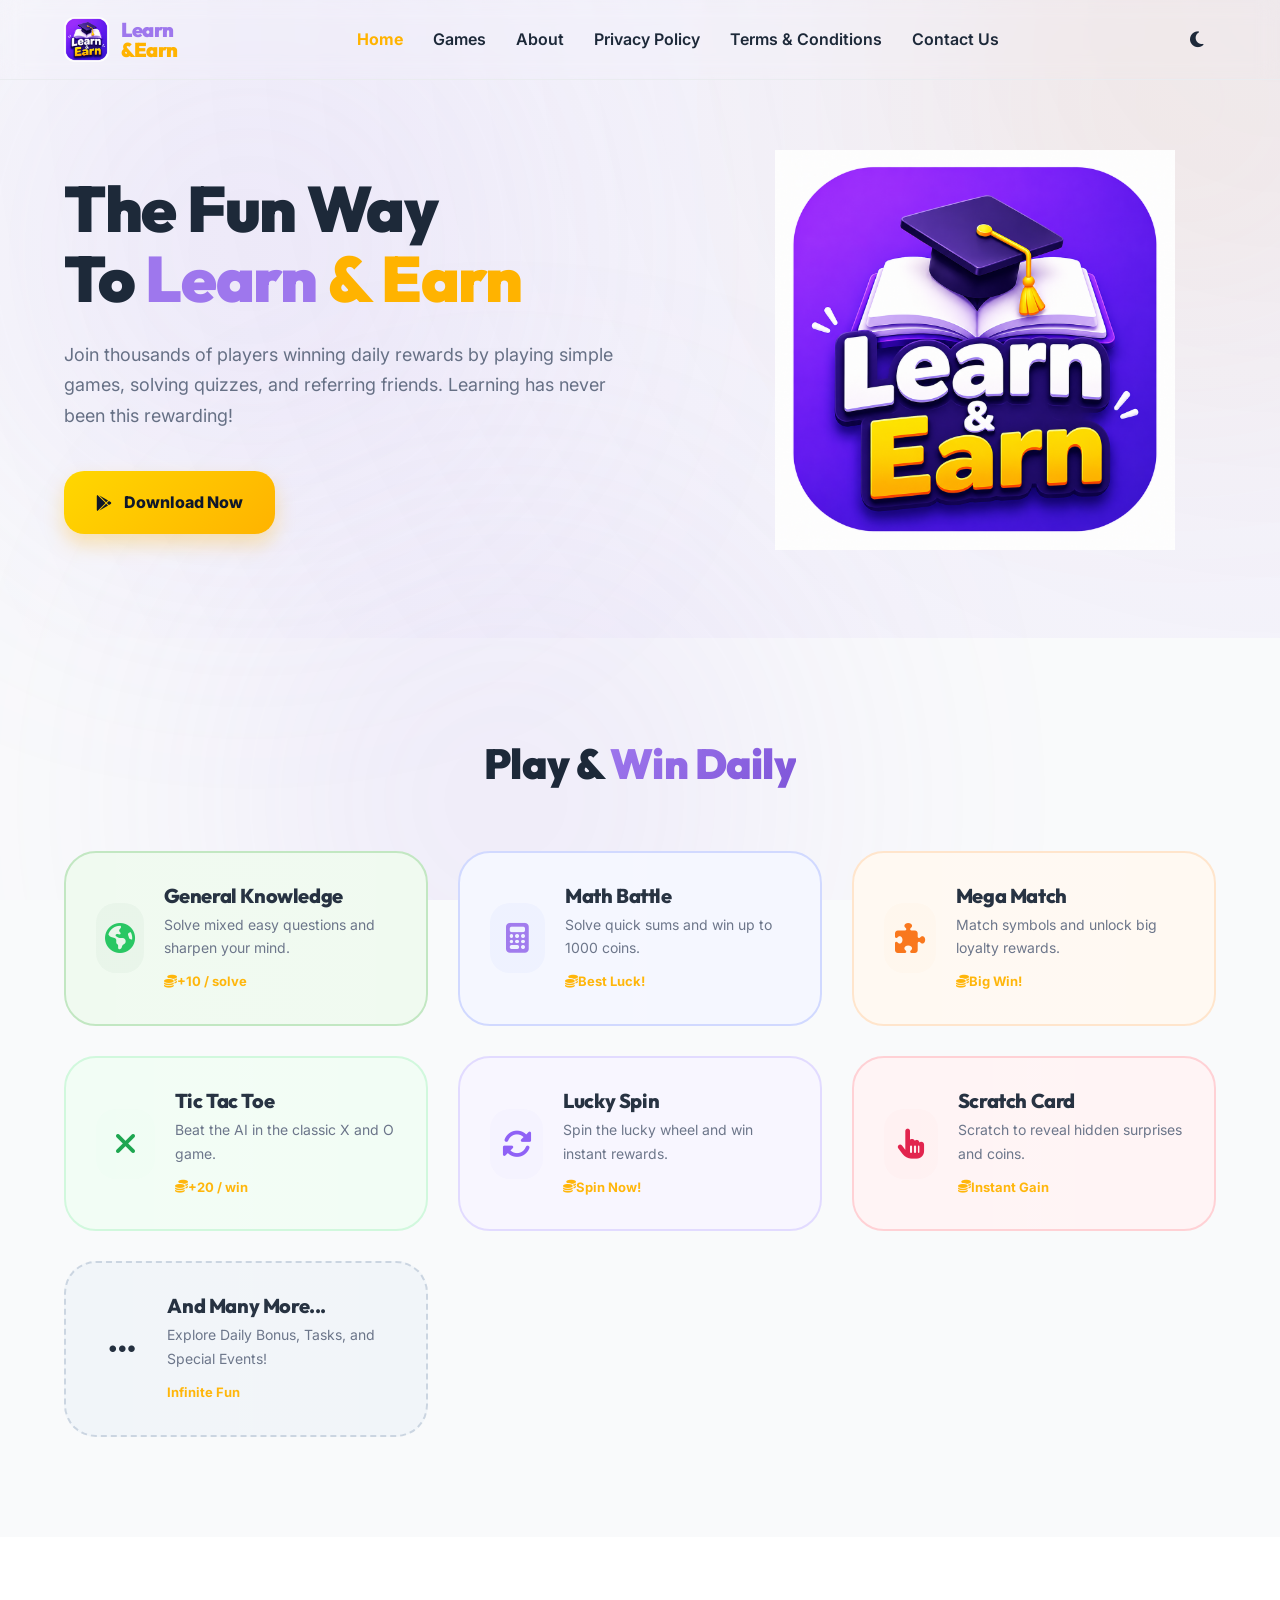
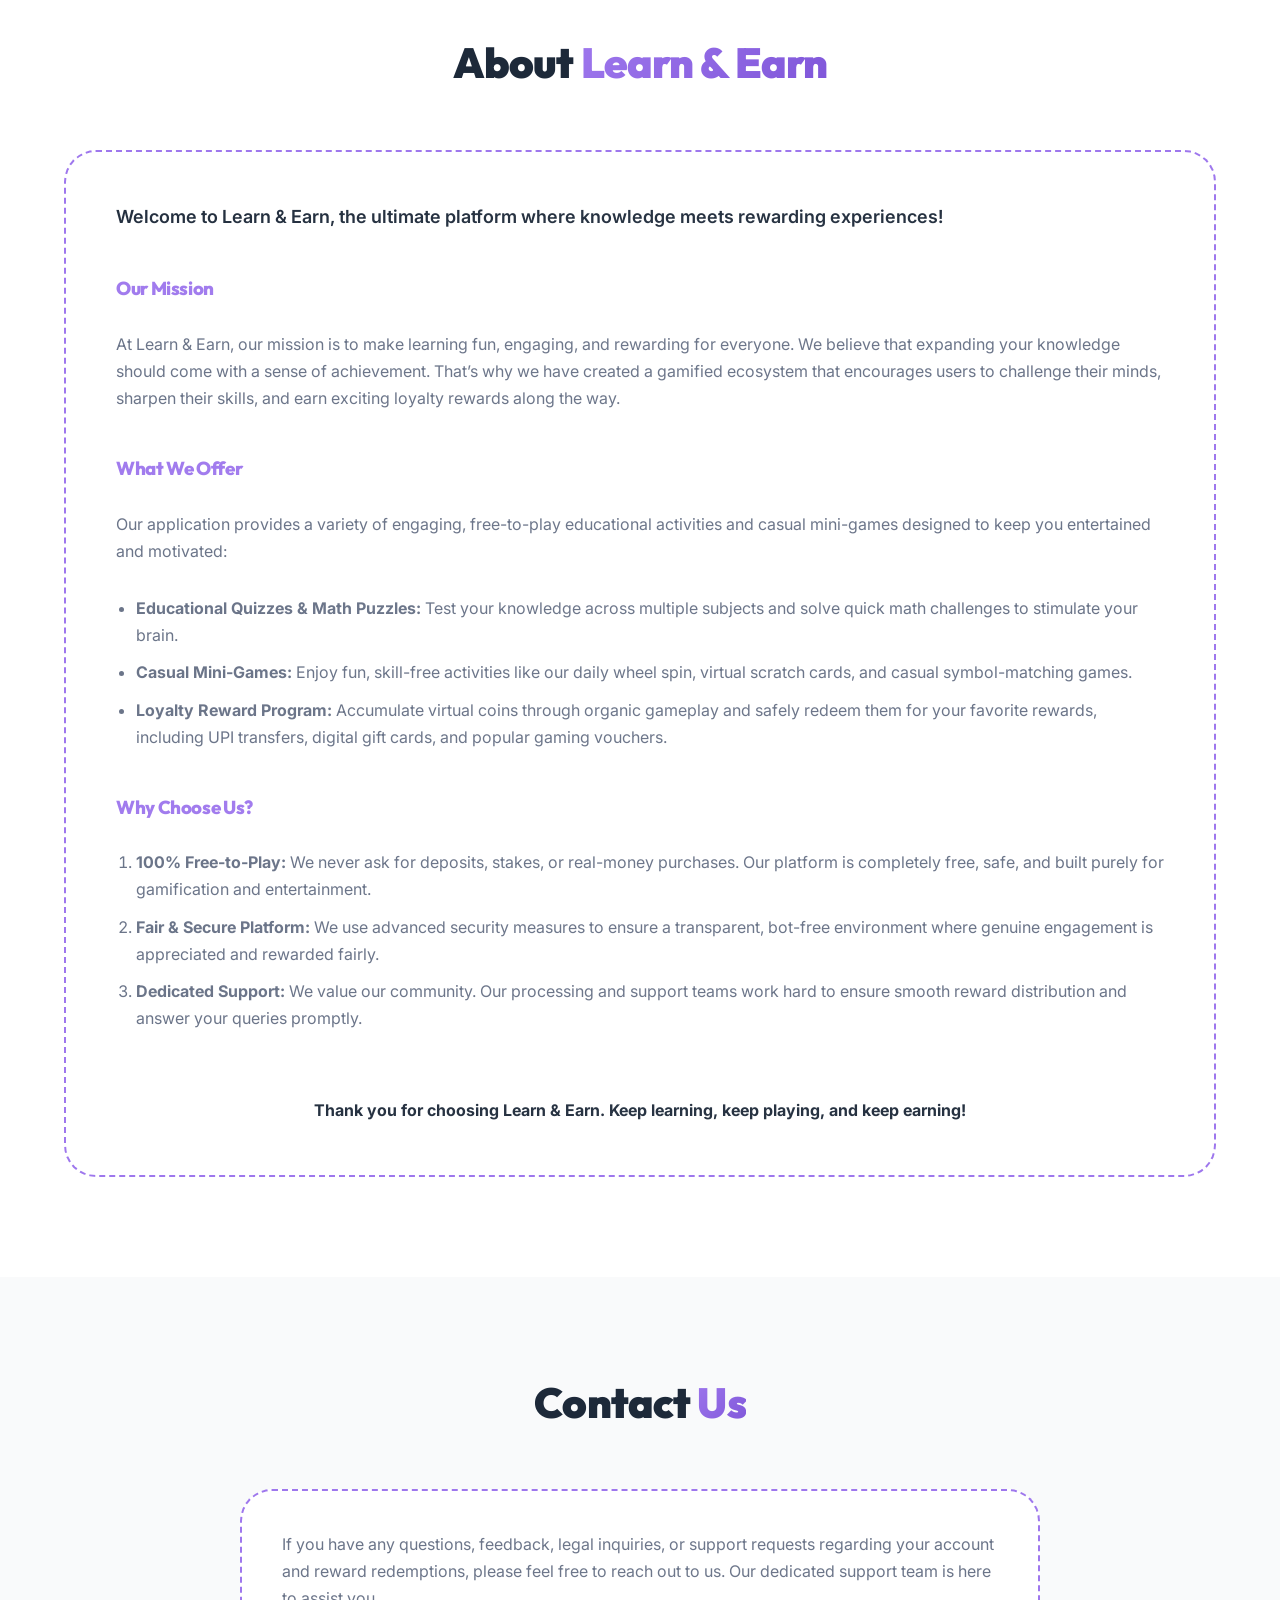
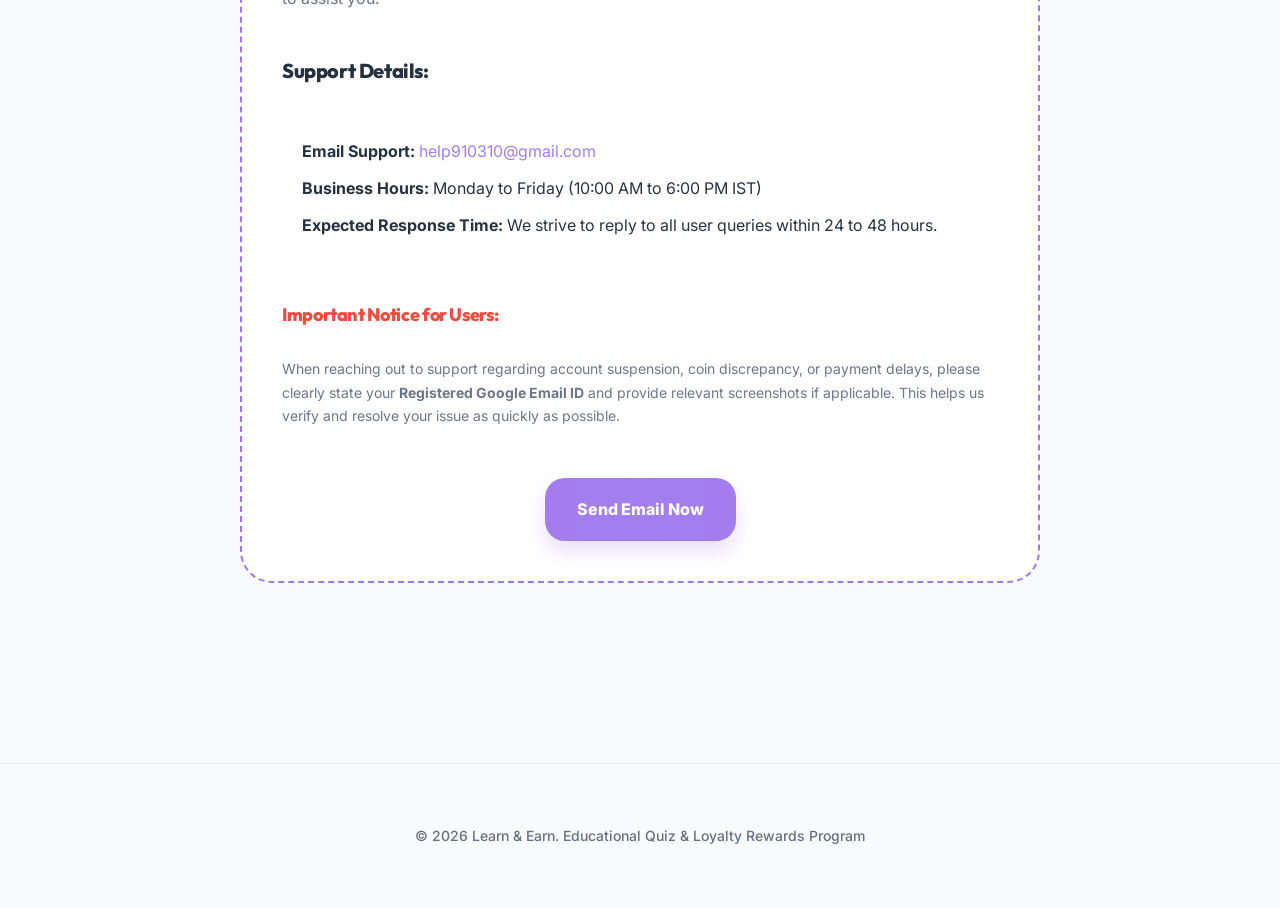
<file: index.html>
<!DOCTYPE html>
<html lang="en">
<head>
    <meta charset="UTF-8">
    <meta name="viewport" content="width=device-width, initial-scale=1.0">
    <title>Learn & Earn - Play Games & Earn Real Rewards</title>
    <link rel="preconnect" href="https://fonts.googleapis.com">
    <link rel="preconnect" href="https://fonts.gstatic.com" crossorigin>
    <link href="https://fonts.googleapis.com/css2?family=Inter:wght@400;600;800&family=Outfit:wght@400;700;900&display=swap" rel="stylesheet">
    <link rel="stylesheet" href="style.css">
    <link rel="stylesheet" href="https://cdnjs.cloudflare.com/ajax/libs/font-awesome/6.4.0/css/all.min.css">
</head>
<body data-theme="light">
    <!-- Premium Design Elements -->
    <div id="scroll-progress"></div>
    <div class="blob-container">
        <div class="blob"></div>
        <div class="blob blob-2"></div>
        <div class="blob blob-3"></div>
    </div>
    
    <div id="main-viewport">
        <nav id="navbar">
            <div class="container">
                <button id="menu-toggle" class="nav-btn mobile-only" title="Open Menu">
                    <i class="fas fa-bars"></i>
                </button>
                <div class="logo">
                    <img src="assets/logo.png" alt="Learn & Earn Logo" class="nav-logo">
                    <span class="logo-text"><span class="purple">Learn</span><span class="amber">&Earn</span></span>
                </div>
                
                <ul class="nav-links">
                    <li><a href="#hero" class="active">Home</a></li>
                    <li><a href="#features">Games</a></li>
                    <li><a href="#about">About</a></li>
                    <li><a href="privacy.html">Privacy Policy</a></li>
                    <li><a href="terms.html">Terms & Conditions</a></li>
                    <li><a href="#contact">Contact Us</a></li>
                </ul>

                <div class="nav-right">
                    <button id="theme-toggle" class="nav-btn" title="Toggle Theme">
                        <i class="fas fa-moon"></i>
                    </button>
                </div>
            </div>
        </nav>

        <header id="hero" class="reveal-hidden">
            <div class="container hero-content">
                <div class="hero-text">
                    <h1>The Fun Way <br>To <span class="purple">Learn</span> <span class="amber">& Earn</span></h1>
                    <p>Join thousands of players winning daily rewards by playing simple games, solving quizzes, and referring friends. Learning has never been this rewarding!</p>
                    <div class="cta-group">
                        <a href="https://play.google.com/store/apps/details?id=com.learnearn.rewards" target="_blank" rel="noopener noreferrer" class="btn-main btn-gold"><i class="fab fa-google-play"></i> Download Now</a>
                    </div>
                </div>
                <div class="hero-image">
                    <img src="assets/logo.png" alt="Learn & Earn App Logo" style="width: 100%; max-width: 400px;">
                </div>
            </div>
        </header>

        <section id="features" class="reveal-hidden">
            <div class="container">
                <h2 class="section-title">Play & <span class="gradient-text">Win Daily</span></h2>
                <div class="features-grid">
                    <div class="app-card card-gk">
                        <div class="app-card-icon icon-gk"><i class="fas fa-globe-americas"></i></div>
                        <div class="app-card-info">
                            <h3>General Knowledge</h3>
                            <p>Solve mixed easy questions and sharpen your mind.</p>
                            <div class="reward-tag"><i class="fas fa-coins"></i> +10 / solve</div>
                        </div>
                    </div>
                    <div class="app-card card-math">
                        <div class="app-card-icon icon-math"><i class="fas fa-calculator"></i></div>
                        <div class="app-card-info">
                            <h3>Math Battle</h3>
                            <p>Solve quick sums and win up to 1000 coins.</p>
                            <div class="reward-tag"><i class="fas fa-coins"></i> Best Luck!</div>
                        </div>
                    </div>
                    <div class="app-card card-slot">
                        <div class="app-card-icon icon-slot"><i class="fas fa-puzzle-piece"></i></div>
                        <div class="app-card-info">
                            <h3>Mega Match</h3>
                            <p>Match symbols and unlock big loyalty rewards.</p>
                            <div class="reward-tag"><i class="fas fa-coins"></i> Big Win!</div>
                        </div>
                    </div>
                    <div class="app-card card-ttt">
                        <div class="app-card-icon icon-ttt"><i class="fas fa-times"></i></div>
                        <div class="app-card-info">
                            <h3>Tic Tac Toe</h3>
                            <p>Beat the AI in the classic X and O game.</p>
                            <div class="reward-tag"><i class="fas fa-coins"></i> +20 / win</div>
                        </div>
                    </div>
                    <div class="app-card card-spin">
                        <div class="app-card-icon icon-play"><i class="fas fa-sync-alt"></i></div>
                        <div class="app-card-info">
                            <h3>Lucky Spin</h3>
                            <p>Spin the lucky wheel and win instant rewards.</p>
                            <div class="reward-tag"><i class="fas fa-coins"></i> Spin Now!</div>
                        </div>
                    </div>
                    <div class="app-card card-scratch">
                        <div class="app-card-icon icon-scratch"><i class="fas fa-hand-pointer"></i></div>
                        <div class="app-card-info">
                            <h3>Scratch Card</h3>
                            <p>Scratch to reveal hidden surprises and coins.</p>
                            <div class="reward-tag"><i class="fas fa-coins"></i> Instant Gain</div>
                        </div>
                    </div>
                    <div class="app-card card-more">
                        <div class="app-card-icon icon-more"><i class="fas fa-ellipsis-h"></i></div>
                        <div class="app-card-info">
                            <h3>And Many More...</h3>
                            <p>Explore Daily Bonus, Tasks, and Special Events!</p>
                            <div class="reward-tag">Infinite Fun</div>
                        </div>
                    </div>
                </div>
            </div>
        </section>

        <section id="about" class="reveal-hidden" style="padding: 100px 0; background: var(--bg-card);">
            <div class="container">
                <h2 class="section-title">About <span class="gradient-text">Learn & Earn</span></h2>
                <div class="app-card" style="padding: 50px; flex-direction: column; align-items: flex-start; border-style: dashed; border-color: var(--primary);">
                    <p style="font-size: 18px; color: var(--text-main); margin-bottom: 25px; font-weight: 600;">
                        Welcome to Learn & Earn, the ultimate platform where knowledge meets rewarding experiences!
                    </p>
                    
                    <h3 style="margin-bottom: 10px; color: var(--primary);">Our Mission</h3>
                    <p style="margin-bottom: 25px; color: var(--text-muted);">
                        At Learn & Earn, our mission is to make learning fun, engaging, and rewarding for everyone. We believe that expanding your knowledge should come with a sense of achievement. That’s why we have created a gamified ecosystem that encourages users to challenge their minds, sharpen their skills, and earn exciting loyalty rewards along the way.
                    </p>

                    <h3 style="margin-bottom: 10px; color: var(--primary);">What We Offer</h3>
                    <p style="margin-bottom: 10px; color: var(--text-muted);">Our application provides a variety of engaging, free-to-play educational activities and casual mini-games designed to keep you entertained and motivated:</p>
                    <ul style="margin-left: 20px; margin-bottom: 25px; color: var(--text-muted); list-style: disc;">
                        <li style="margin-bottom: 10px;"><strong>Educational Quizzes & Math Puzzles:</strong> Test your knowledge across multiple subjects and solve quick math challenges to stimulate your brain.</li>
                        <li style="margin-bottom: 10px;"><strong>Casual Mini-Games:</strong> Enjoy fun, skill-free activities like our daily wheel spin, virtual scratch cards, and casual symbol-matching games.</li>
                        <li><strong>Loyalty Reward Program:</strong> Accumulate virtual coins through organic gameplay and safely redeem them for your favorite rewards, including UPI transfers, digital gift cards, and popular gaming vouchers.</li>
                    </ul>

                    <h3 style="margin-bottom: 10px; color: var(--primary);">Why Choose Us?</h3>
                    <ul style="margin-left: 20px; margin-bottom: 25px; color: var(--text-muted); list-style: decimal;">
                        <li style="margin-bottom: 10px;"><strong>100% Free-to-Play:</strong> We never ask for deposits, stakes, or real-money purchases. Our platform is completely free, safe, and built purely for gamification and entertainment.</li>
                        <li style="margin-bottom: 10px;"><strong>Fair & Secure Platform:</strong> We use advanced security measures to ensure a transparent, bot-free environment where genuine engagement is appreciated and rewarded fairly.</li>
                        <li><strong>Dedicated Support:</strong> We value our community. Our processing and support teams work hard to ensure smooth reward distribution and answer your queries promptly.</li>
                    </ul>

                    <p style="text-align: center; width: 100%; font-weight: 700; color: var(--secondary); margin-top: 20px;">
                        Thank you for choosing Learn & Earn. Keep learning, keep playing, and keep earning!
                    </p>
                </div>
            </div>
        </section>

        <section id="contact" class="reveal-hidden" style="padding: 100px 0; background: var(--bg-page);">
            <div class="container">
                <h2 class="section-title">Contact <span class="gradient-text">Us</span></h2>
                <div style="max-width: 800px; margin: 0 auto;">
                    <div class="app-card" style="flex-direction: column; align-items: flex-start; padding: 40px; border-style: dashed; border-color: var(--primary);">
                        <p style="font-size: 16px; color: var(--text-muted); margin-bottom: 25px;">
                            If you have any questions, feedback, legal inquiries, or support requests regarding your account and reward redemptions, please feel free to reach out to us. Our dedicated support team is here to assist you.
                        </p>
                        
                        <h3 style="margin-bottom: 15px; font-size: 20px;">Support Details:</h3>
                        <div style="width: 100%; background: var(--bg-card); padding: 20px; border-radius: 12px; margin-bottom: 25px;">
                            <p style="margin-bottom: 10px;"><strong>Email Support:</strong> <a href="mailto:help910310@gmail.com" style="color: var(--primary); text-decoration: none;">help910310@gmail.com</a></p>
                            <p style="margin-bottom: 10px;"><strong>Business Hours:</strong> Monday to Friday (10:00 AM to 6:00 PM IST)</p>
                            <p><strong>Expected Response Time:</strong> We strive to reply to all user queries within 24 to 48 hours.</p>
                        </div>

                        <h3 style="margin-bottom: 10px; color: var(--danger); font-size: 18px;">Important Notice for Users:</h3>
                        <p style="font-size: 14px; color: var(--text-muted);">
                            When reaching out to support regarding account suspension, coin discrepancy, or payment delays, please clearly state your <strong>Registered Google Email ID</strong> and provide relevant screenshots if applicable. This helps us verify and resolve your issue as quickly as possible.
                        </p>
                        
                        <a href="mailto:help910310@gmail.com" class="btn-main" style="margin-top: 30px; align-self: center;">Send Email Now</a>
                    </div>
                </div>
            </div>
        </section>

        <footer>
            <div class="container">
                <p class="footer-copyright">&copy; 2026 Learn & Earn. Educational Quiz & Loyalty Rewards Program</p>
            </div>
        </footer>

        <!-- Bottom Navigation -->
        <div class="mobile-bottom-nav">
            <div class="bottom-nav-item active"><i class="fas fa-home"></i><span>Home</span></div>
            <div class="bottom-nav-item"><i class="fas fa-tasks"></i><span>Task</span></div>
            <div class="bottom-nav-item"><i class="fas fa-users"></i><span>Refer</span></div>
            <div class="bottom-nav-item"><i class="fas fa-wallet"></i><span>Wallet</span></div>
        </div>
    </div>

    <script src="script.js"></script>
</body>
</html>
</file>
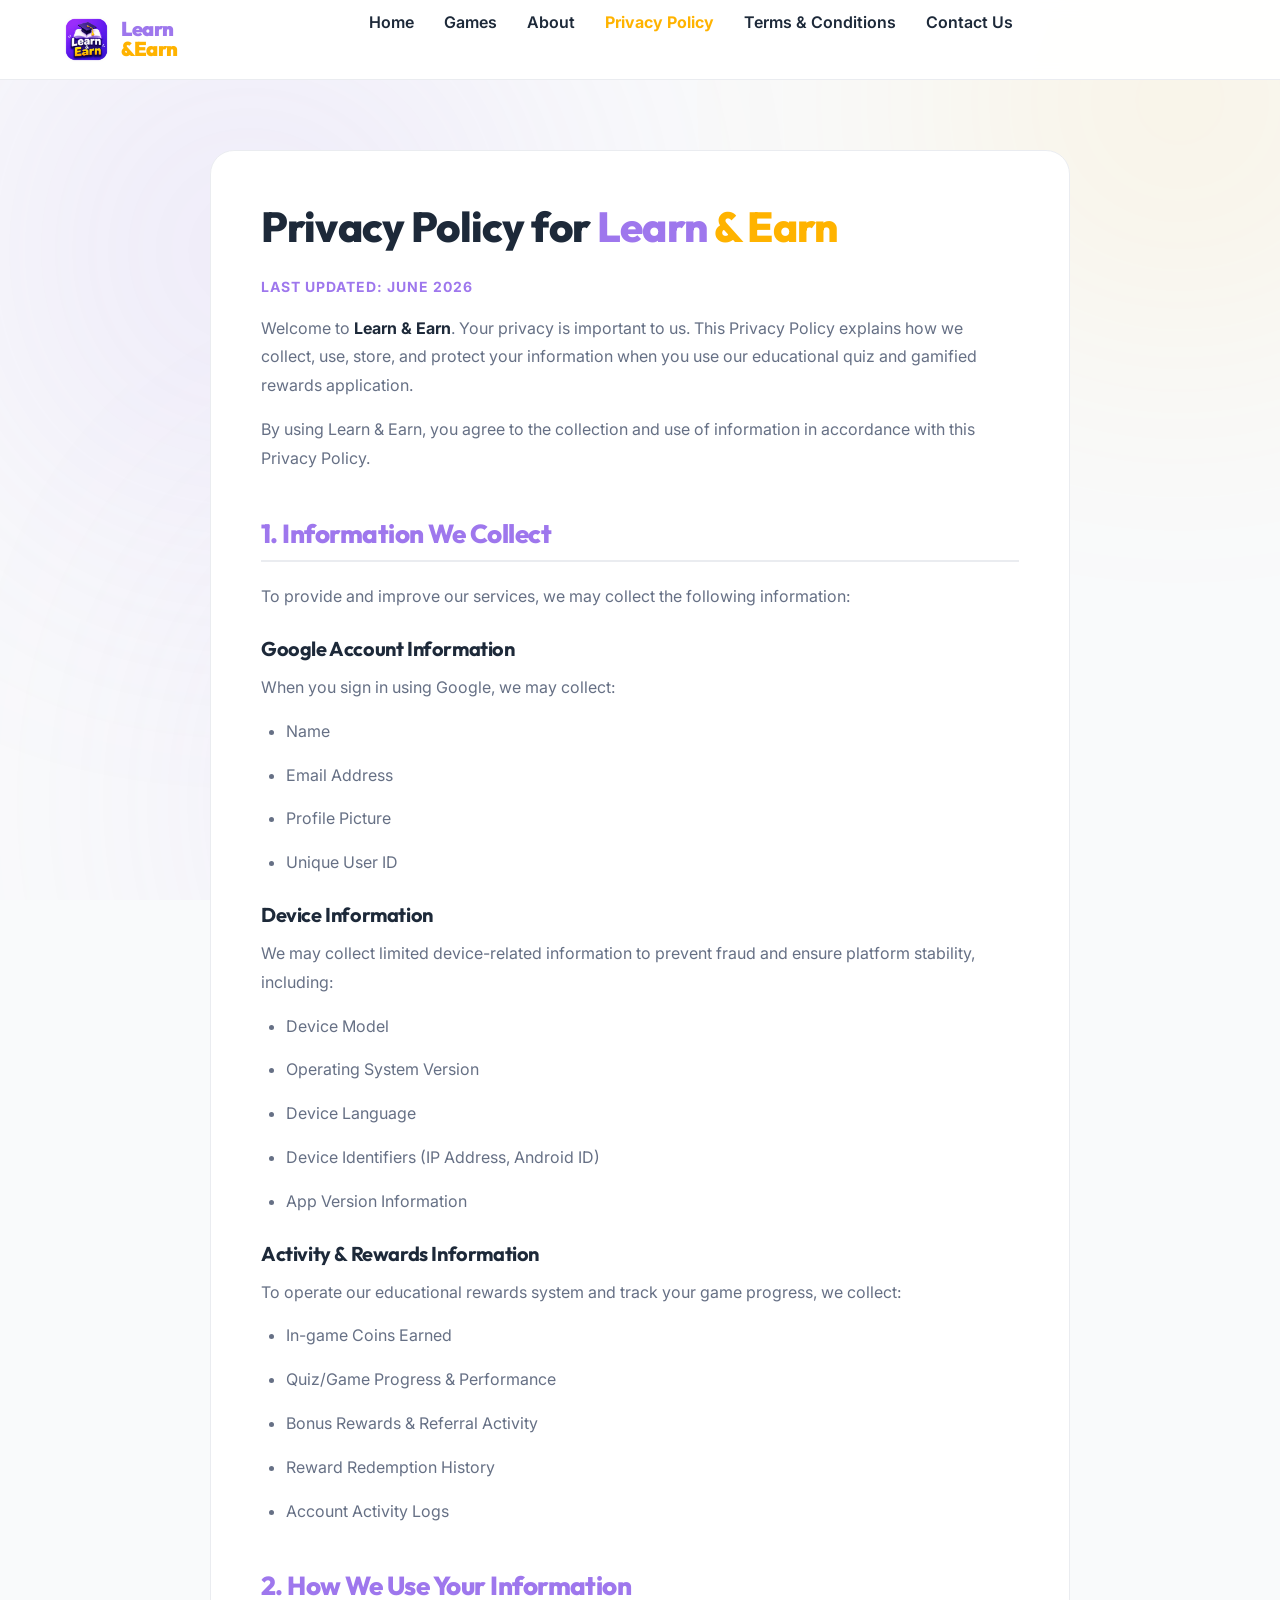
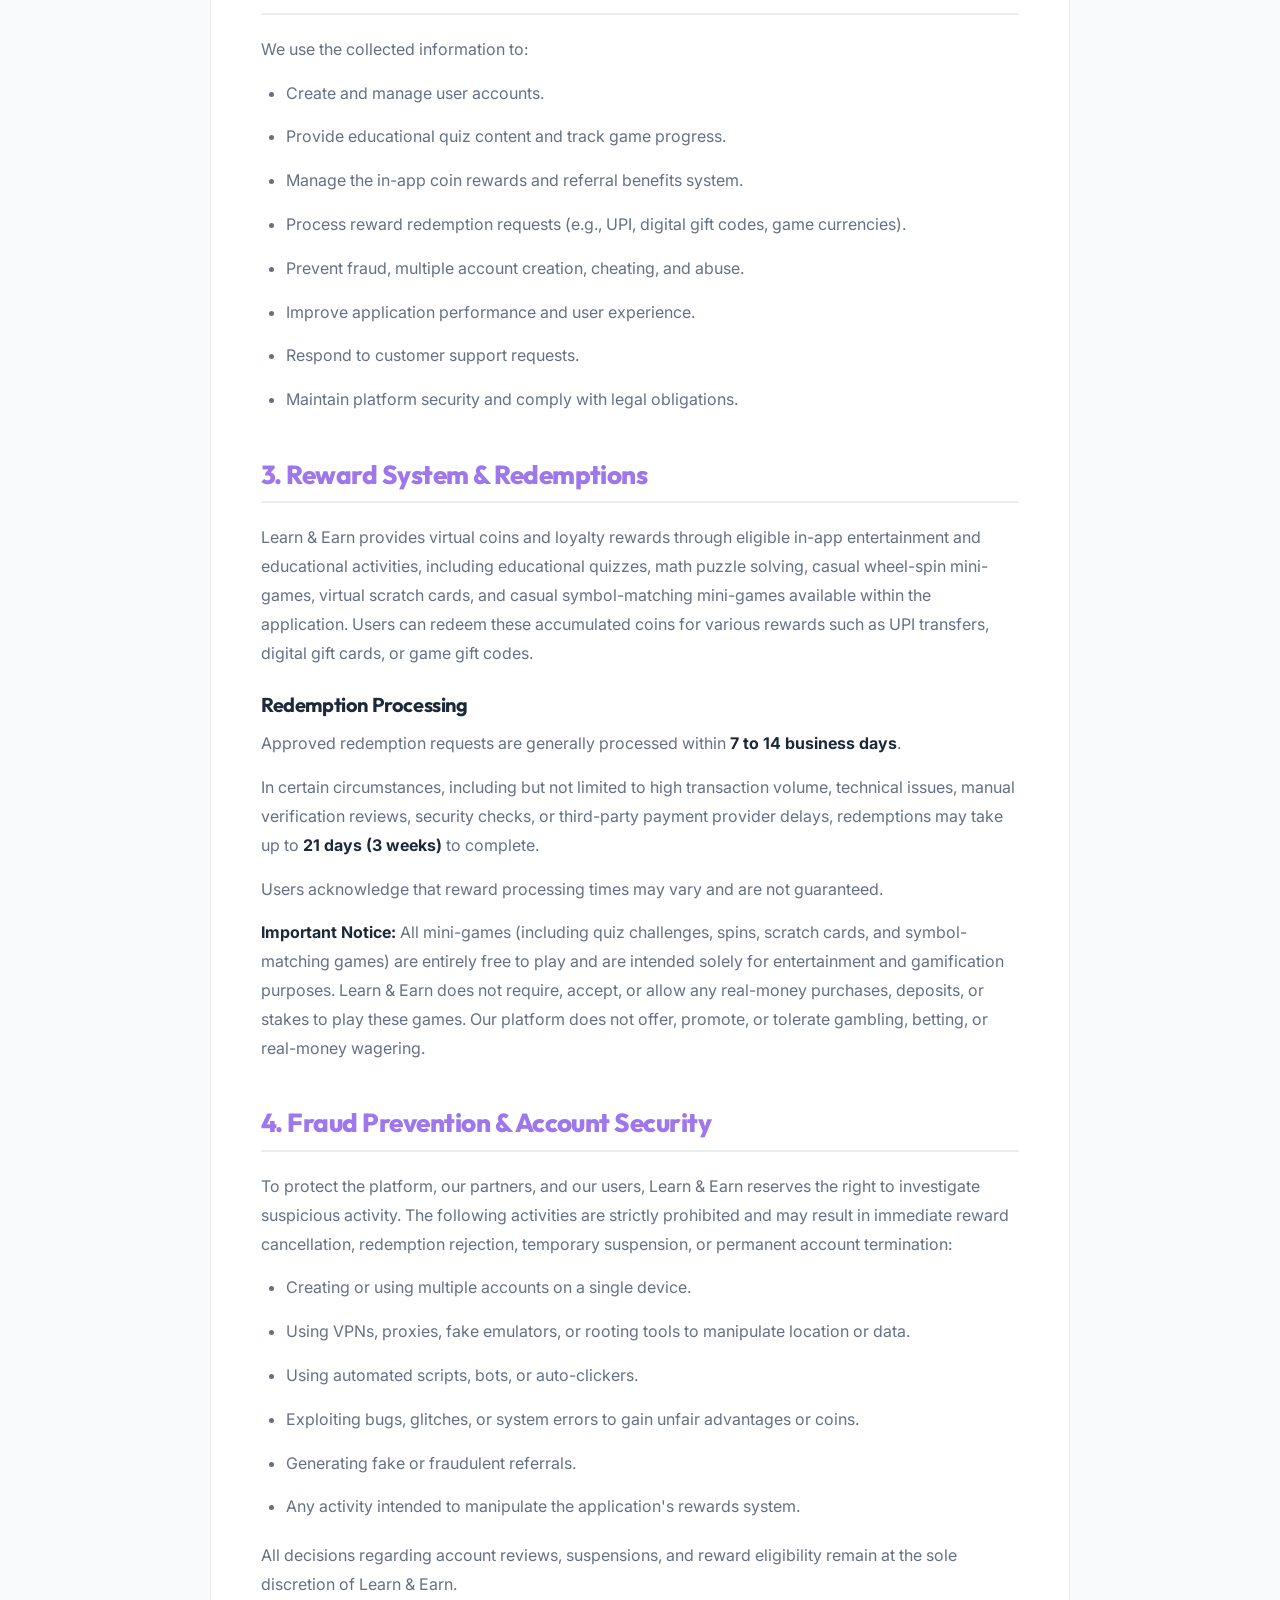
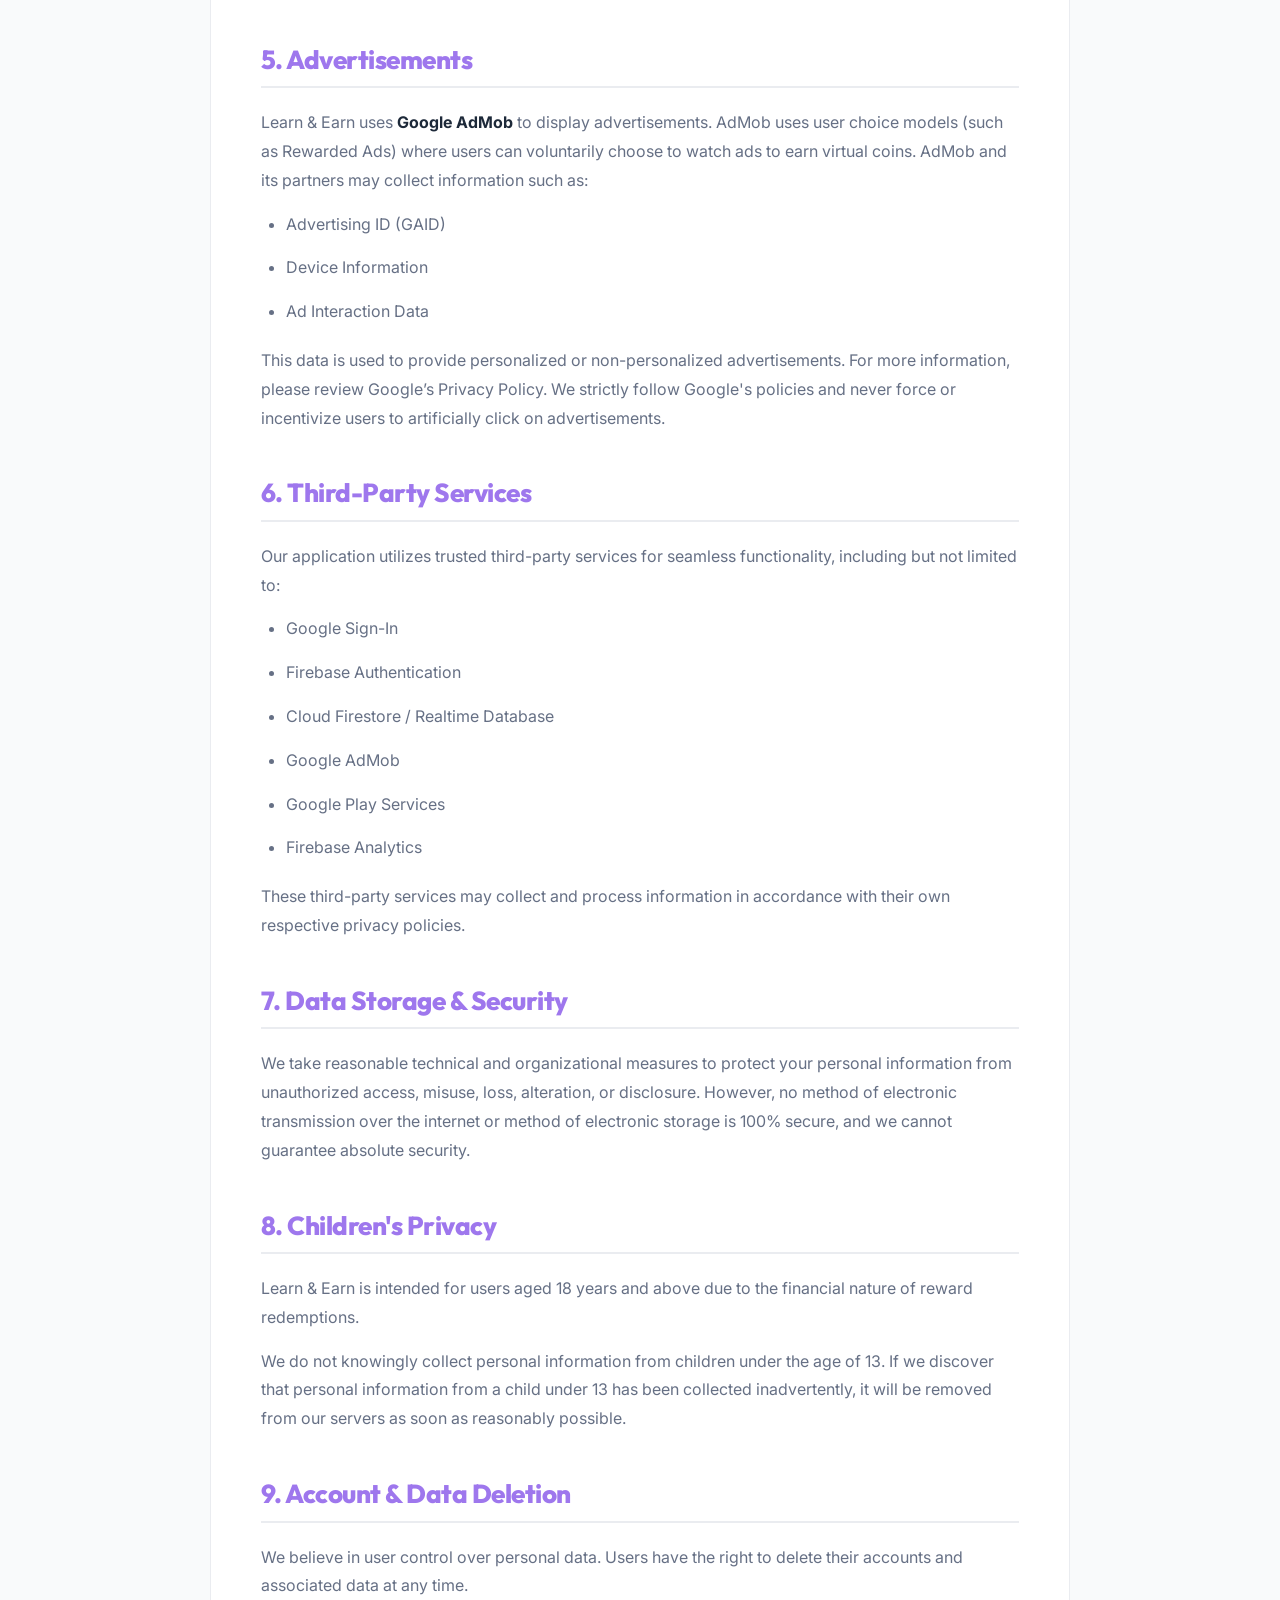
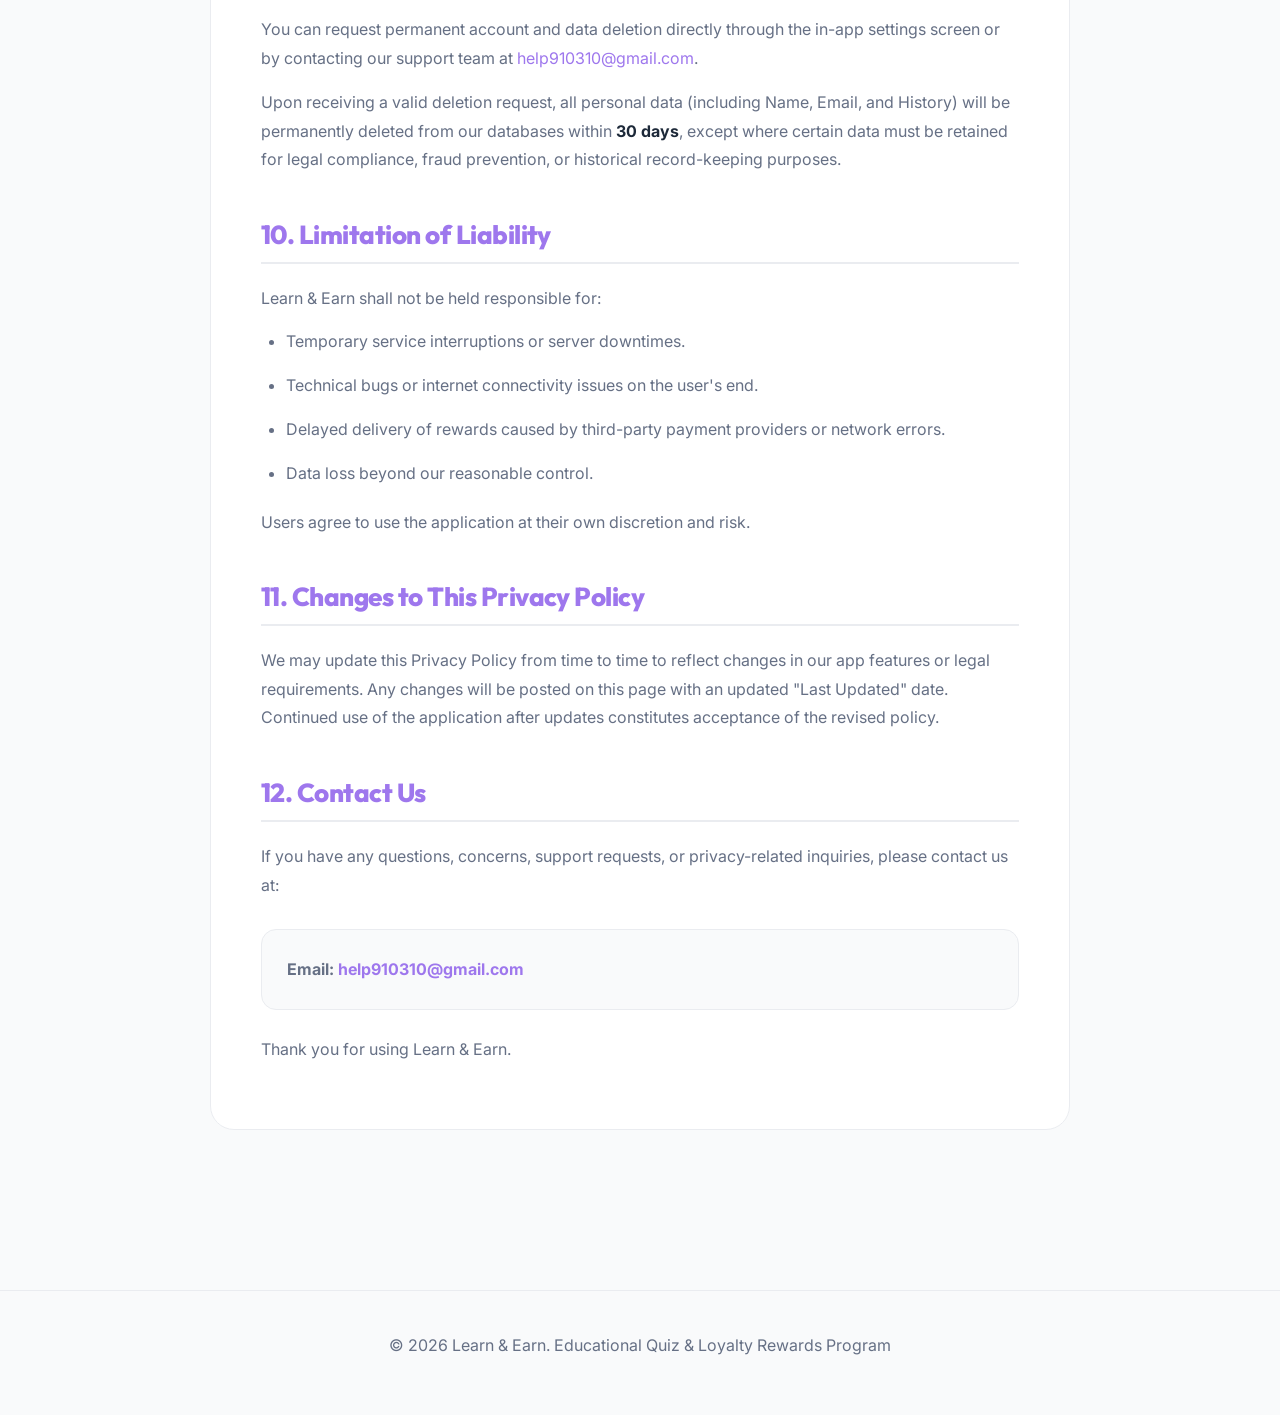
<file: privacy.html>
<!DOCTYPE html>
<html lang="en">

<head>
    <meta charset="UTF-8">
    <meta name="viewport" content="width=device-width, initial-scale=1.0">
    <title>Privacy Policy - Learn & Earn</title>
    <link rel="preconnect" href="https://fonts.googleapis.com">
    <link rel="preconnect" href="https://fonts.gstatic.com" crossorigin>
    <link href="https://fonts.googleapis.com/css2?family=Inter:wght@400;600&family=Outfit:wght@700;900&display=swap"
        rel="stylesheet">
    <link rel="stylesheet" href="style.css">
    <style>
        body {
            line-height: 1.8;
        }

        .policy-container {
            padding: 150px 20px 80px;
            max-width: 900px;
            margin: 0 auto;
        }

        .policy-card {
            background: var(--bg-card);
            border: 1px solid var(--card-border);
            border-radius: 24px;
            padding: 50px;
            box-shadow: var(--shadow);
        }

        h1 {
            font-size: 42px;
            margin-bottom: 20px;
            color: var(--text-main);
        }

        h2 {
            color: var(--primary);
            margin-top: 45px;
            margin-bottom: 20px;
            font-size: 26px;
            border-bottom: 2px solid var(--card-border);
            padding-bottom: 10px;
        }

        h3 {
            margin-top: 25px;
            margin-bottom: 12px;
            font-size: 20px;
            color: var(--text-main);
            font-weight: 700;
        }

        p,
        li {
            color: var(--text-muted);
            font-size: 16px;
            margin-bottom: 15px;
        }

        ul {
            margin-left: 25px;
            margin-bottom: 20px;
            list-style-type: disc;
        }

        strong {
            color: var(--text-main);
        }

        .contact-box {
            background: var(--bg-page);
            padding: 25px;
            border-radius: 15px;
            border: 1px solid var(--card-border);
            margin-top: 30px;
        }

        .last-updated {
            color: var(--primary);
            font-weight: 700;
            text-transform: uppercase;
            letter-spacing: 1px;
            font-size: 14px;
            margin-bottom: 15px;
            display: block;
        }
    </style>
</head>

<body data-theme="light">
    <!-- Premium Design Elements -->
    <div id="scroll-progress"></div>
    <div class="blob-container">
        <div class="blob"></div>
        <div class="blob blob-2"></div>
        <div class="blob blob-3"></div>
    </div>

    <nav id="navbar">
        <div class="container">
            <button id="menu-toggle" class="nav-btn mobile-only" title="Open Menu">
                <i class="fas fa-bars"></i>
            </button>
            <div class="logo">
                <img src="assets/logo.png" alt="Learn & Earn Logo" class="nav-logo">
                <span class="logo-text"><span class="purple">Learn</span><span class="amber">&Earn</span></span>
            </div>
            
            <ul class="nav-links">
                <li><a href="index.html#hero">Home</a></li>
                <li><a href="index.html#features">Games</a></li>
                <li><a href="index.html#about">About</a></li>
                <li><a href="privacy.html" class="active">Privacy Policy</a></li>
                <li><a href="terms.html">Terms & Conditions</a></li>
                <li><a href="index.html#contact">Contact Us</a></li>
            </ul>

            <div class="nav-right">
                <button id="theme-toggle" class="nav-btn" title="Toggle Theme">
                    <i class="fas fa-moon"></i>
                </button>
            </div>
        </div>
    </nav>

    <div class="policy-container">
        <div class="policy-card">
            <h1>Privacy Policy for <span class="purple">Learn</span> <span class="amber">& Earn</span></h1>
            <span class="last-updated">Last Updated: June 2026</span>

            <p>Welcome to <strong>Learn & Earn</strong>. Your privacy is important to us. This Privacy Policy explains
                how we collect, use, store, and protect your information when you use our educational quiz and gamified
                rewards application.</p>
            <p>By using Learn & Earn, you agree to the collection and use of information in accordance with this Privacy
                Policy.</p>

            <h2>1. Information We Collect</h2>
            <p>To provide and improve our services, we may collect the following information:</p>

            <h3>Google Account Information</h3>
            <p>When you sign in using Google, we may collect:</p>
            <ul>
                <li>Name</li>
                <li>Email Address</li>
                <li>Profile Picture</li>
                <li>Unique User ID</li>
            </ul>

            <h3>Device Information</h3>
            <p>We may collect limited device-related information to prevent fraud and ensure platform stability,
                including:</p>
            <ul>
                <li>Device Model</li>
                <li>Operating System Version</li>
                <li>Device Language</li>
                <li>Device Identifiers (IP Address, Android ID)</li>
                <li>App Version Information</li>
            </ul>

            <h3>Activity & Rewards Information</h3>
            <p>To operate our educational rewards system and track your game progress, we collect:</p>
            <ul>
                <li>In-game Coins Earned</li>
                <li>Quiz/Game Progress & Performance</li>
                <li>Bonus Rewards & Referral Activity</li>
                <li>Reward Redemption History</li>
                <li>Account Activity Logs</li>
            </ul>

            <h2>2. How We Use Your Information</h2>
            <p>We use the collected information to:</p>
            <ul>
                <li>Create and manage user accounts.</li>
                <li>Provide educational quiz content and track game progress.</li>
                <li>Manage the in-app coin rewards and referral benefits system.</li>
                <li>Process reward redemption requests (e.g., UPI, digital gift codes, game currencies).</li>
                <li>Prevent fraud, multiple account creation, cheating, and abuse.</li>
                <li>Improve application performance and user experience.</li>
                <li>Respond to customer support requests.</li>
                <li>Maintain platform security and comply with legal obligations.</li>
            </ul>

            <h2>3. Reward System & Redemptions</h2>
            <p>Learn & Earn provides virtual coins and loyalty rewards through eligible in-app entertainment and
                educational activities, including educational quizzes, math puzzle solving, casual wheel-spin
                mini-games, virtual scratch cards, and casual symbol-matching mini-games available within the
                application. Users can redeem these accumulated coins for various rewards such as UPI transfers, digital
                gift cards, or game gift codes.</p>

            <h3>Redemption Processing</h3>
            <p>Approved redemption requests are generally processed within <strong>7 to 14 business days</strong>.</p>
            <p>In certain circumstances, including but not limited to high transaction volume, technical issues, manual
                verification reviews, security checks, or third-party payment provider delays, redemptions may take up
                to <strong>21 days (3 weeks)</strong> to complete.</p>
            <p>Users acknowledge that reward processing times may vary and are not guaranteed.</p>
            <p><strong>Important Notice:</strong> All mini-games (including quiz challenges, spins, scratch cards, and
                symbol-matching games) are entirely free to play and are intended solely for entertainment and
                gamification purposes. Learn & Earn does not require, accept, or allow any real-money purchases,
                deposits, or stakes to play these games. Our platform does not offer, promote, or tolerate gambling,
                betting, or real-money wagering.</p>

            <h2>4. Fraud Prevention & Account Security</h2>
            <p>To protect the platform, our partners, and our users, Learn & Earn reserves the right to investigate
                suspicious activity. The following activities are strictly prohibited and may result in immediate reward
                cancellation, redemption rejection, temporary suspension, or permanent account termination:</p>
            <ul>
                <li>Creating or using multiple accounts on a single device.</li>
                <li>Using VPNs, proxies, fake emulators, or rooting tools to manipulate location or data.</li>
                <li>Using automated scripts, bots, or auto-clickers.</li>
                <li>Exploiting bugs, glitches, or system errors to gain unfair advantages or coins.</li>
                <li>Generating fake or fraudulent referrals.</li>
                <li>Any activity intended to manipulate the application's rewards system.</li>
            </ul>
            <p>All decisions regarding account reviews, suspensions, and reward eligibility remain at the sole
                discretion of Learn & Earn.</p>

            <h2>5. Advertisements</h2>
            <p>Learn & Earn uses <strong>Google AdMob</strong> to display advertisements. AdMob uses user choice models
                (such as Rewarded Ads) where users can voluntarily choose to watch ads to earn virtual coins. AdMob and
                its partners may collect information such as:</p>
            <ul>
                <li>Advertising ID (GAID)</li>
                <li>Device Information</li>
                <li>Ad Interaction Data</li>
            </ul>
            <p>This data is used to provide personalized or non-personalized advertisements. For more information,
                please review Google’s Privacy Policy. We strictly follow Google's policies and never force or
                incentivize users to artificially click on advertisements.</p>

            <h2>6. Third-Party Services</h2>
            <p>Our application utilizes trusted third-party services for seamless functionality, including but not
                limited to:</p>
            <ul>
                <li>Google Sign-In</li>
                <li>Firebase Authentication</li>
                <li>Cloud Firestore / Realtime Database</li>
                <li>Google AdMob</li>
                <li>Google Play Services</li>
                <li>Firebase Analytics</li>
            </ul>
            <p>These third-party services may collect and process information in accordance with their own respective
                privacy policies.</p>

            <h2>7. Data Storage & Security</h2>
            <p>We take reasonable technical and organizational measures to protect your personal information from
                unauthorized access, misuse, loss, alteration, or disclosure. However, no method of electronic
                transmission over the internet or method of electronic storage is 100% secure, and we cannot guarantee
                absolute security.</p>

            <h2>8. Children's Privacy</h2>
            <p>Learn & Earn is intended for users aged 18 years and above due to the financial nature of reward
                redemptions.</p>
            <p>We do not knowingly collect personal information from children under the age of 13. If we discover that
                personal information from a child under 13 has been collected inadvertently, it will be removed from our
                servers as soon as reasonably possible.</p>

            <h2>9. Account & Data Deletion</h2>
            <p>We believe in user control over personal data. Users have the right to delete their accounts and
                associated data at any time.</p>
            <p>You can request permanent account and data deletion directly through the in-app settings screen or by
                contacting our support team at <a href="mailto:help910310@gmail.com"
                    style="color: var(--primary); text-decoration: none;">help910310@gmail.com</a>.</p>
            <p>Upon receiving a valid deletion request, all personal data (including Name, Email, and History) will be
                permanently deleted from our databases within <strong>30 days</strong>, except where certain data must
                be retained for legal compliance, fraud prevention, or historical record-keeping purposes.</p>

            <h2>10. Limitation of Liability</h2>
            <p>Learn & Earn shall not be held responsible for:</p>
            <ul>
                <li>Temporary service interruptions or server downtimes.</li>
                <li>Technical bugs or internet connectivity issues on the user's end.</li>
                <li>Delayed delivery of rewards caused by third-party payment providers or network errors.</li>
                <li>Data loss beyond our reasonable control.</li>
            </ul>
            <p>Users agree to use the application at their own discretion and risk.</p>

            <h2>11. Changes to This Privacy Policy</h2>
            <p>We may update this Privacy Policy from time to time to reflect changes in our app features or legal
                requirements. Any changes will be posted on this page with an updated "Last Updated" date. Continued use
                of the application after updates constitutes acceptance of the revised policy.</p>

            <h2>12. Contact Us</h2>
            <p>If you have any questions, concerns, support requests, or privacy-related inquiries, please contact us
                at:</p>
            <div class="contact-box">
                <p style="margin-bottom: 0; font-weight: 700;">Email: <a href="mailto:help910310@gmail.com"
                        style="color: var(--primary); text-decoration: none;">help910310@gmail.com</a></p>
            </div>
            <p style="margin-top: 25px;">Thank you for using Learn & Earn.</p>
        </div>
    </div>

    <footer style="background: var(--dark); padding: 40px 0; color: white; text-align: center;">
        <p>&copy; 2026 Learn & Earn. Educational Quiz & Loyalty Rewards Program</p>
    </footer>
</body>

</html>
</file>
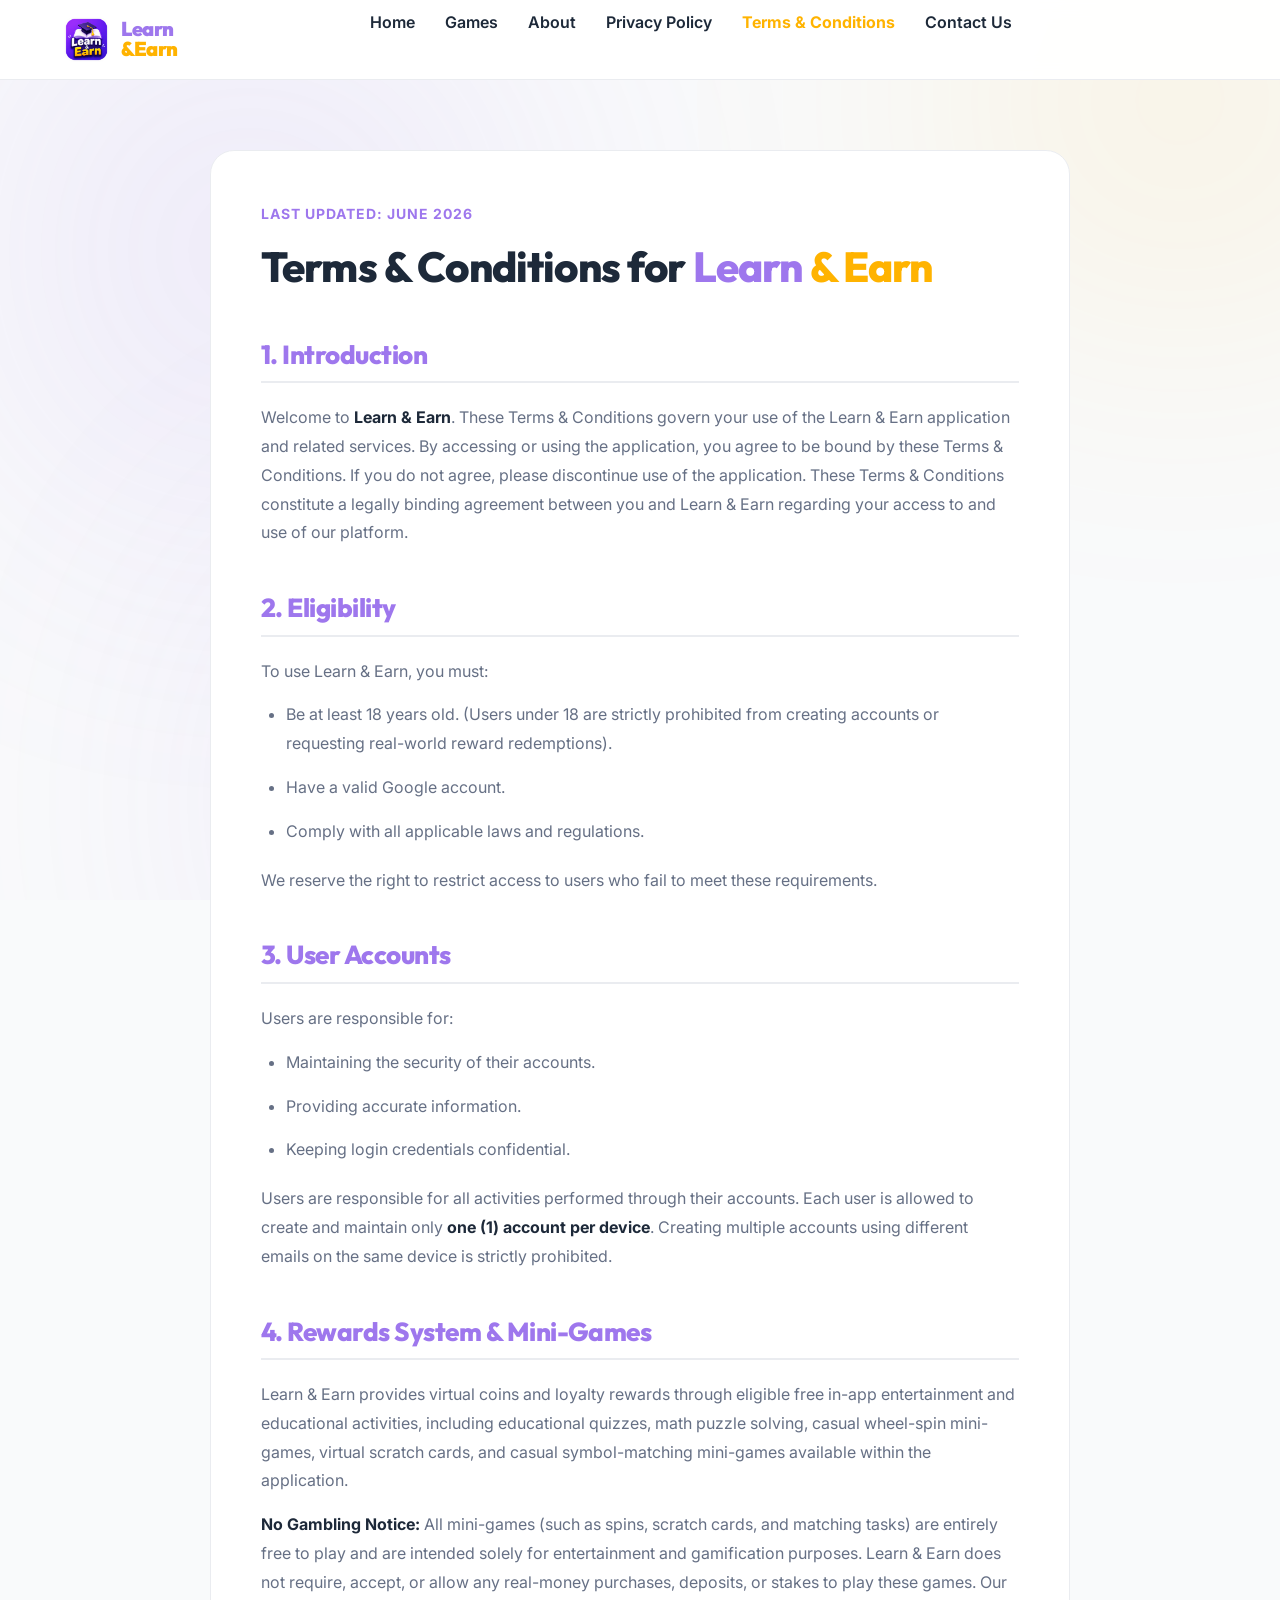
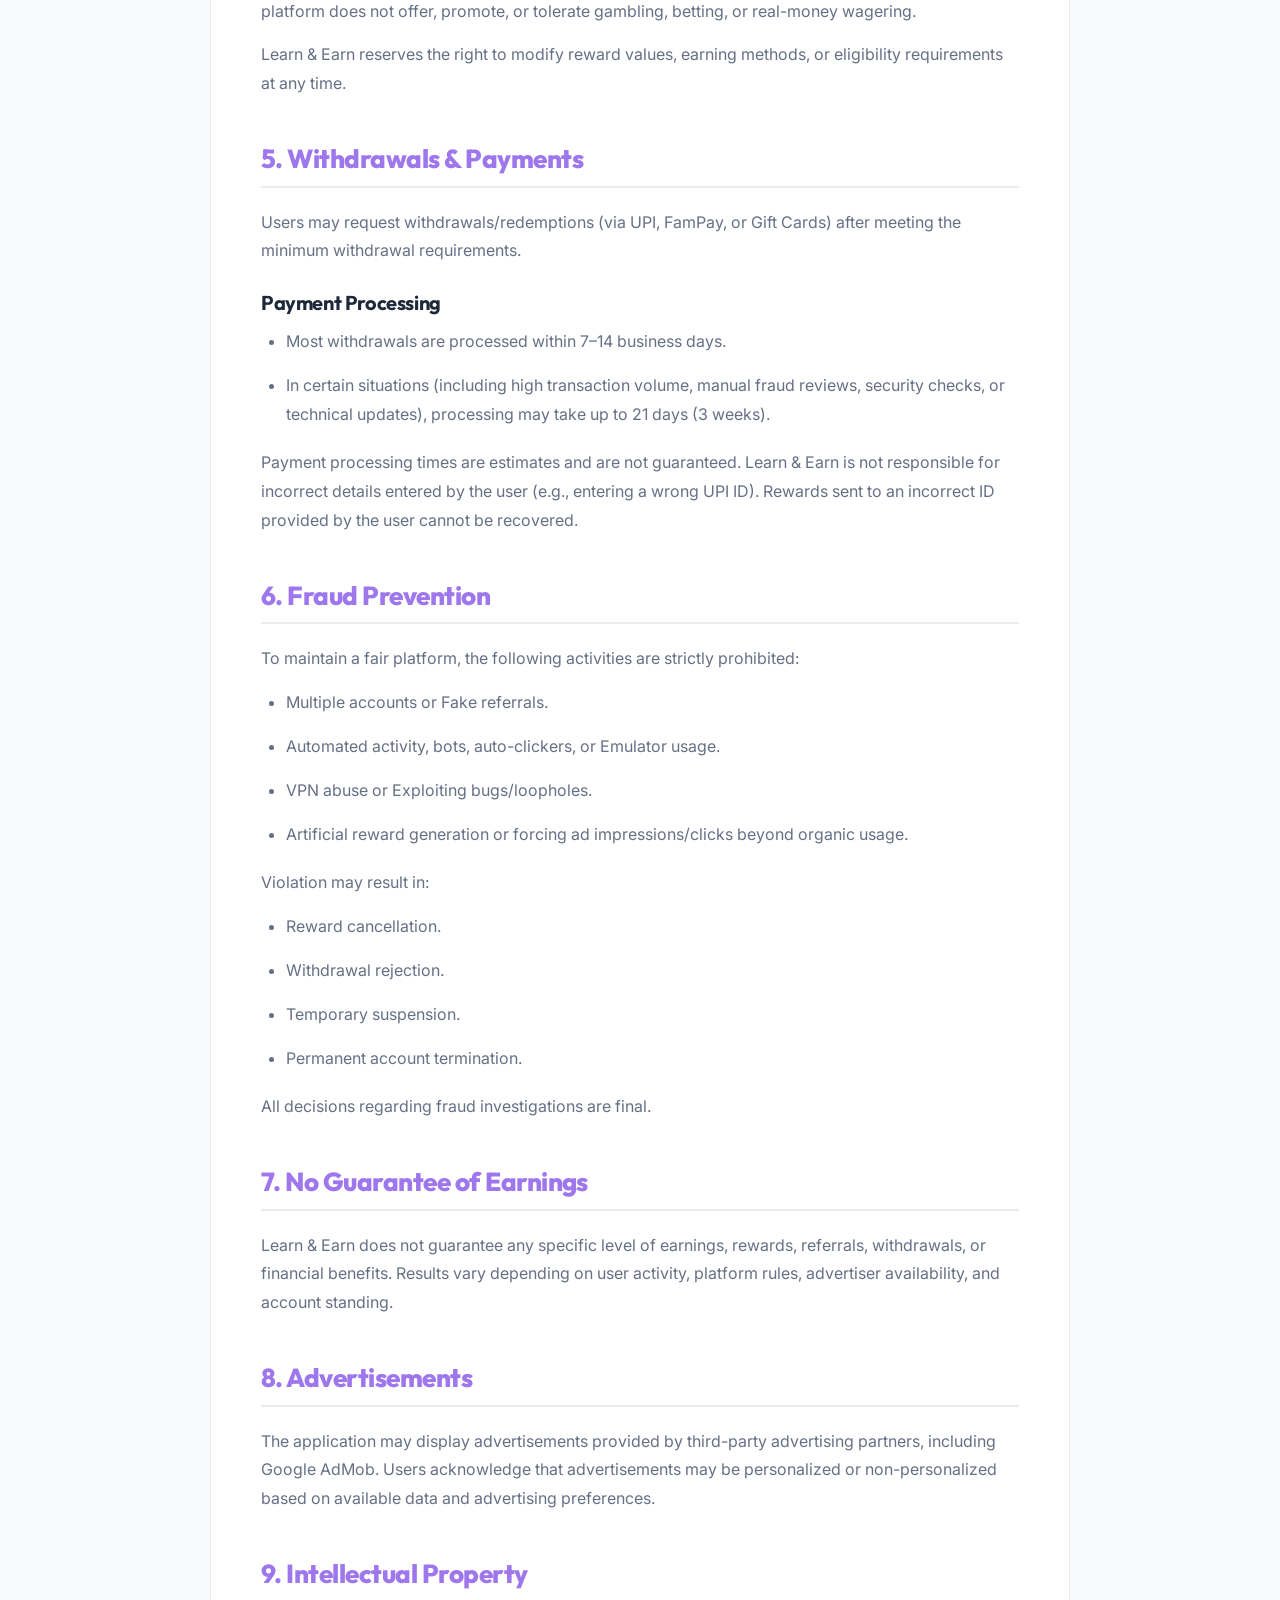
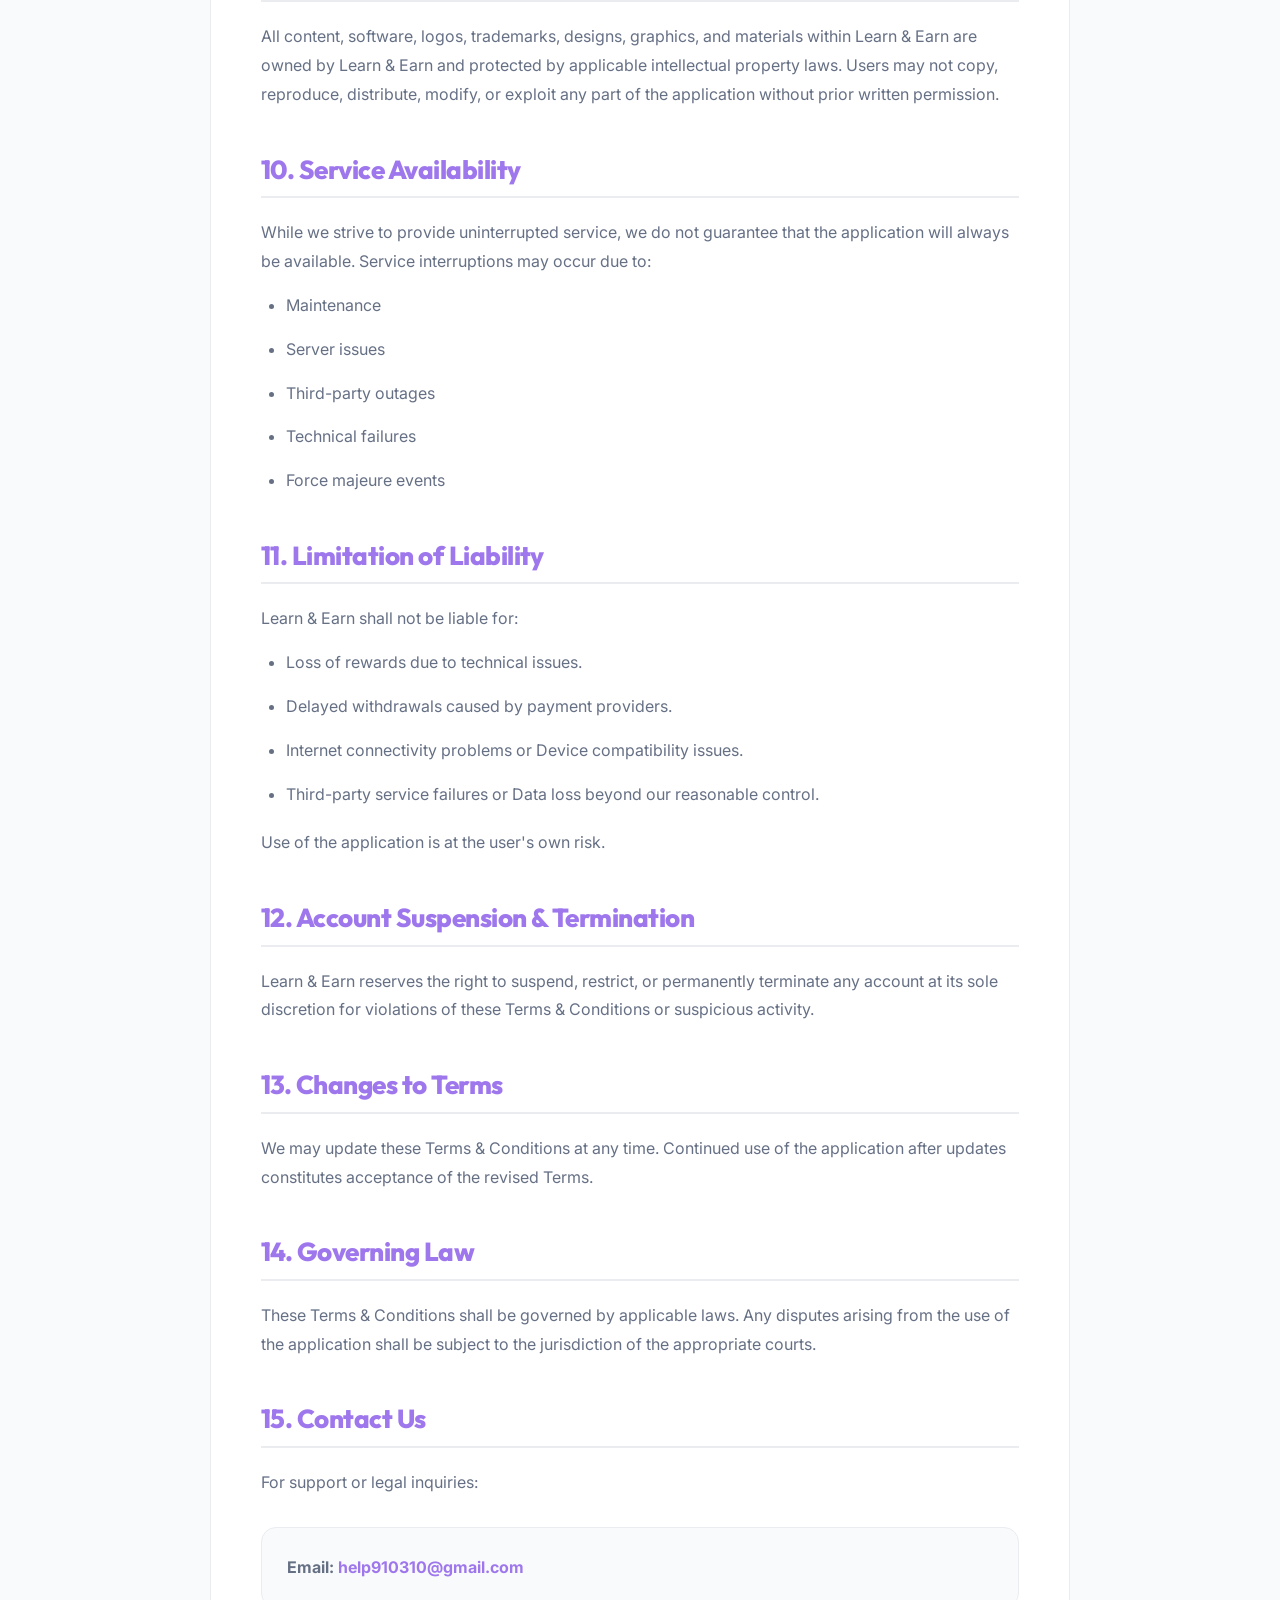
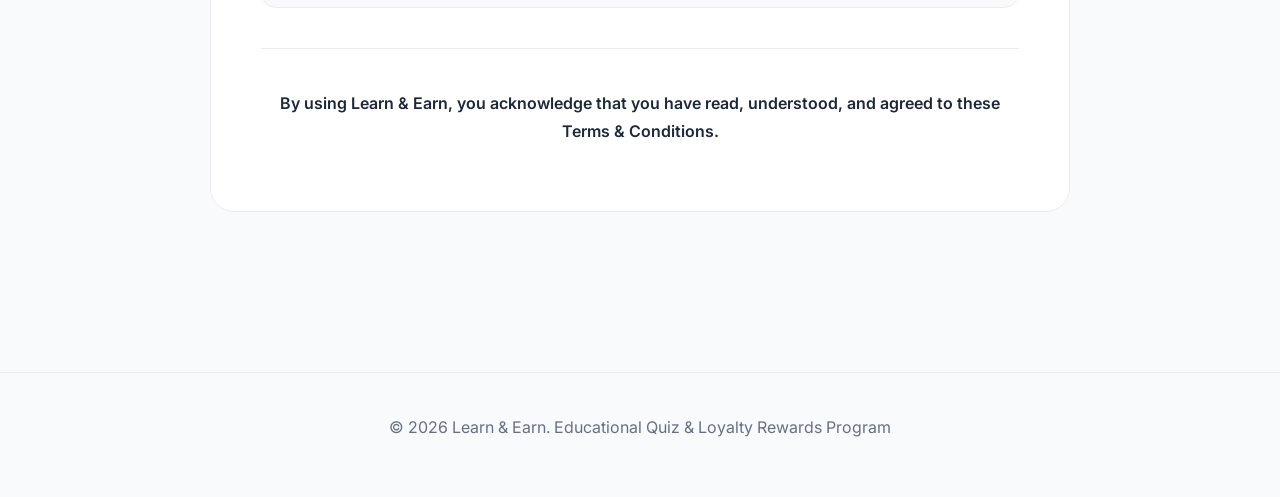
<file: terms.html>
<!DOCTYPE html>
<html lang="en">
<head>
    <meta charset="UTF-8">
    <meta name="viewport" content="width=device-width, initial-scale=1.0">
    <title>Terms & Conditions - Learn & Earn</title>
    <link rel="preconnect" href="https://fonts.googleapis.com">
    <link rel="preconnect" href="https://fonts.gstatic.com" crossorigin>
    <link href="https://fonts.googleapis.com/css2?family=Inter:wght@400;600&family=Outfit:wght@700;900&display=swap" rel="stylesheet">
    <link rel="stylesheet" href="style.css">
    <style>
        body { line-height: 1.8; }
        .policy-container { padding: 150px 20px 80px; max-width: 900px; margin: 0 auto; }
        .policy-card { background: var(--bg-card); border: 1px solid var(--card-border); border-radius: 24px; padding: 50px; box-shadow: var(--shadow); }
        h1 { font-size: 42px; margin-bottom: 20px; color: var(--text-main); }
        h2 { color: var(--primary); margin-top: 45px; margin-bottom: 20px; font-size: 26px; border-bottom: 2px solid var(--card-border); padding-bottom: 10px; }
        h3 { margin-top: 25px; margin-bottom: 12px; font-size: 20px; color: var(--text-main); font-weight: 700; }
        p, li { color: var(--text-muted); font-size: 16px; margin-bottom: 15px; }
        ul { margin-left: 25px; margin-bottom: 20px; list-style-type: disc; }
        strong { color: var(--text-main); }
        .contact-box { background: var(--bg-page); padding: 25px; border-radius: 15px; border: 1px solid var(--card-border); margin-top: 30px; }
        .last-updated { color: var(--primary); font-weight: 700; text-transform: uppercase; letter-spacing: 1px; font-size: 14px; margin-bottom: 15px; display: block; }
        hr { border: none; border-top: 1px solid var(--card-border); margin: 40px 0; }
    </style>
</head>
<body data-theme="light">
    <!-- Premium Design Elements -->
    <div id="scroll-progress"></div>
    <div class="blob-container">
        <div class="blob"></div>
        <div class="blob blob-2"></div>
        <div class="blob blob-3"></div>
    </div>

    <nav id="navbar">
        <div class="container">
            <button id="menu-toggle" class="nav-btn mobile-only" title="Open Menu">
                <i class="fas fa-bars"></i>
            </button>
            <div class="logo">
                <img src="assets/logo.png" alt="Learn & Earn Logo" class="nav-logo">
                <span class="logo-text"><span class="purple">Learn</span><span class="amber">&Earn</span></span>
            </div>
            
            <ul class="nav-links">
                <li><a href="index.html#hero">Home</a></li>
                <li><a href="index.html#features">Games</a></li>
                <li><a href="index.html#about">About</a></li>
                <li><a href="privacy.html">Privacy Policy</a></li>
                <li><a href="terms.html" class="active">Terms & Conditions</a></li>
                <li><a href="index.html#contact">Contact Us</a></li>
            </ul>

            <div class="nav-right">
                <button id="theme-toggle" class="nav-btn" title="Toggle Theme">
                    <i class="fas fa-moon"></i>
                </button>
            </div>
        </div>
    </nav>

    <div class="policy-container">
        <div class="policy-card">
            <span class="last-updated">LAST UPDATED: JUNE 2026</span>
            <h1>Terms & Conditions for <span class="purple">Learn</span> <span class="amber">& Earn</span></h1>
            
            <h2>1. Introduction</h2>
            <p>Welcome to <strong>Learn & Earn</strong>. These Terms & Conditions govern your use of the Learn & Earn application and related services. By accessing or using the application, you agree to be bound by these Terms & Conditions. If you do not agree, please discontinue use of the application. These Terms & Conditions constitute a legally binding agreement between you and Learn & Earn regarding your access to and use of our platform.</p>

            <h2>2. Eligibility</h2>
            <p>To use Learn & Earn, you must:</p>
            <ul>
                <li>Be at least 18 years old. (Users under 18 are strictly prohibited from creating accounts or requesting real-world reward redemptions).</li>
                <li>Have a valid Google account.</li>
                <li>Comply with all applicable laws and regulations.</li>
            </ul>
            <p>We reserve the right to restrict access to users who fail to meet these requirements.</p>

            <h2>3. User Accounts</h2>
            <p>Users are responsible for:</p>
            <ul>
                <li>Maintaining the security of their accounts.</li>
                <li>Providing accurate information.</li>
                <li>Keeping login credentials confidential.</li>
            </ul>
            <p>Users are responsible for all activities performed through their accounts. Each user is allowed to create and maintain only <strong>one (1) account per device</strong>. Creating multiple accounts using different emails on the same device is strictly prohibited.</p>

            <h2>4. Rewards System & Mini-Games</h2>
            <p>Learn & Earn provides virtual coins and loyalty rewards through eligible free in-app entertainment and educational activities, including educational quizzes, math puzzle solving, casual wheel-spin mini-games, virtual scratch cards, and casual symbol-matching mini-games available within the application.</p>
            <p><strong>No Gambling Notice:</strong> All mini-games (such as spins, scratch cards, and matching tasks) are entirely free to play and are intended solely for entertainment and gamification purposes. Learn & Earn does not require, accept, or allow any real-money purchases, deposits, or stakes to play these games. Our platform does not offer, promote, or tolerate gambling, betting, or real-money wagering.</p>
            <p>Learn & Earn reserves the right to modify reward values, earning methods, or eligibility requirements at any time.</p>

            <h2>5. Withdrawals & Payments</h2>
            <p>Users may request withdrawals/redemptions (via UPI, FamPay, or Gift Cards) after meeting the minimum withdrawal requirements.</p>
            <h3>Payment Processing</h3>
            <ul>
                <li>Most withdrawals are processed within 7–14 business days.</li>
                <li>In certain situations (including high transaction volume, manual fraud reviews, security checks, or technical updates), processing may take up to 21 days (3 weeks).</li>
            </ul>
            <p>Payment processing times are estimates and are not guaranteed. Learn & Earn is not responsible for incorrect details entered by the user (e.g., entering a wrong UPI ID). Rewards sent to an incorrect ID provided by the user cannot be recovered.</p>

            <h2>6. Fraud Prevention</h2>
            <p>To maintain a fair platform, the following activities are strictly prohibited:</p>
            <ul>
                <li>Multiple accounts or Fake referrals.</li>
                <li>Automated activity, bots, auto-clickers, or Emulator usage.</li>
                <li>VPN abuse or Exploiting bugs/loopholes.</li>
                <li>Artificial reward generation or forcing ad impressions/clicks beyond organic usage.</li>
            </ul>
            <p>Violation may result in:</p>
            <ul>
                <li>Reward cancellation.</li>
                <li>Withdrawal rejection.</li>
                <li>Temporary suspension.</li>
                <li>Permanent account termination.</li>
            </ul>
            <p>All decisions regarding fraud investigations are final.</p>

            <h2>7. No Guarantee of Earnings</h2>
            <p>Learn & Earn does not guarantee any specific level of earnings, rewards, referrals, withdrawals, or financial benefits. Results vary depending on user activity, platform rules, advertiser availability, and account standing.</p>

            <h2>8. Advertisements</h2>
            <p>The application may display advertisements provided by third-party advertising partners, including Google AdMob. Users acknowledge that advertisements may be personalized or non-personalized based on available data and advertising preferences.</p>

            <h2>9. Intellectual Property</h2>
            <p>All content, software, logos, trademarks, designs, graphics, and materials within Learn & Earn are owned by Learn & Earn and protected by applicable intellectual property laws. Users may not copy, reproduce, distribute, modify, or exploit any part of the application without prior written permission.</p>

            <h2>10. Service Availability</h2>
            <p>While we strive to provide uninterrupted service, we do not guarantee that the application will always be available. Service interruptions may occur due to:</p>
            <ul>
                <li>Maintenance</li>
                <li>Server issues</li>
                <li>Third-party outages</li>
                <li>Technical failures</li>
                <li>Force majeure events</li>
            </ul>

            <h2>11. Limitation of Liability</h2>
            <p>Learn & Earn shall not be liable for:</p>
            <ul>
                <li>Loss of rewards due to technical issues.</li>
                <li>Delayed withdrawals caused by payment providers.</li>
                <li>Internet connectivity problems or Device compatibility issues.</li>
                <li>Third-party service failures or Data loss beyond our reasonable control.</li>
            </ul>
            <p>Use of the application is at the user's own risk.</p>

            <h2>12. Account Suspension & Termination</h2>
            <p>Learn & Earn reserves the right to suspend, restrict, or permanently terminate any account at its sole discretion for violations of these Terms & Conditions or suspicious activity.</p>

            <h2>13. Changes to Terms</h2>
            <p>We may update these Terms & Conditions at any time. Continued use of the application after updates constitutes acceptance of the revised Terms.</p>

            <h2>14. Governing Law</h2>
            <p>These Terms & Conditions shall be governed by applicable laws. Any disputes arising from the use of the application shall be subject to the jurisdiction of the appropriate courts.</p>

            <h2>15. Contact Us</h2>
            <p>For support or legal inquiries:</p>
            <div class="contact-box">
                <p style="margin-bottom: 0; font-weight: 700;">Email: <a href="mailto:help910310@gmail.com" style="color: var(--primary); text-decoration: none;">help910310@gmail.com</a></p>
            </div>
            
            <hr>
            <p style="text-align: center; color: var(--text-main); font-weight: 600;">By using Learn & Earn, you acknowledge that you have read, understood, and agreed to these Terms & Conditions.</p>
        </div>
    </div>

    <footer style="background: var(--dark); padding: 40px 0; color: white; text-align: center;">
        <p>&copy; 2026 Learn & Earn. Educational Quiz & Loyalty Rewards Program</p>
    </footer>
</body>
</html>
</file>
<file: style.css>
/* Modern CSS Design System */
:root {
    --primary: #9E77ED;
    --primary-dark: #7F56D9;
    --accent: #FFB300;
    --success: #22C55E;
    --info: #3B82F6;
    --danger: #F04438;
    
    /* Light Theme (Default) */
    --bg-page: #F9FAFB;
    --bg-card: #FFFFFF;
    --bg-navbar: rgba(255, 255, 255, 0.95);
    --text-main: #1D2939;
    --text-muted: #667085;
    --card-border: #EAECF0;
    
    --gradient-purple: linear-gradient(135deg, #9E77ED, #7F56D9);
    --transition: all 0.3s cubic-bezier(0.4, 0, 0.2, 1);
}

[data-theme="dark"] {
    --bg-page: #0F172A;
    --bg-card: #1E293B;
    --bg-navbar: rgba(15, 23, 42, 0.95);
    --text-main: #F8FAFC;
    --text-muted: #94A3B8;
    --card-border: #334155;
}

* { margin: 0; padding: 0; box-sizing: border-box; }
html { scroll-behavior: smooth; }
body { 
    font-family: 'Inter', sans-serif; 
    background-color: var(--bg-page); 
    color: var(--text-main); 
    line-height: 1.7; 
    overflow-x: hidden; 
    -webkit-font-smoothing: antialiased;
    -moz-osx-font-smoothing: grayscale;
}
h1, h2, h3, h4, .logo-text { 
    font-family: 'Outfit', sans-serif; 
    font-weight: 800;
    letter-spacing: -0.02em;
    line-height: 1.25;
}
/* Custom Scrollbar for entire page */
::-webkit-scrollbar { width: 10px; }
::-webkit-scrollbar-track { background: var(--bg-page); }
::-webkit-scrollbar-thumb { background: var(--primary); border-radius: 10px; border: 3px solid var(--bg-page); }

/* Scroll Progress Bar */
#scroll-progress {
    position: fixed;
    top: 0;
    left: 0;
    width: 0%;
    height: 4px;
    background: linear-gradient(to right, var(--primary), var(--accent));
    z-index: 9999;
    transition: width 0.1s ease;
}

/* Background Blobs */
.blob-container {
    position: fixed;
    top: 0;
    left: 0;
    width: 100%;
    height: 100%;
    z-index: -1;
    overflow: hidden;
    pointer-events: none;
}

.blob {
    position: absolute;
    width: 500px;
    height: 500px;
    background: var(--primary);
    filter: blur(150px);
    opacity: 0.15;
    border-radius: 50%;
    animation: blob-float 20s infinite alternate;
}

.blob-2 {
    background: var(--accent);
    width: 400px;
    height: 400px;
    right: -100px;
    top: -100px;
    animation-delay: -5s;
}

.blob-3 {
    background: var(--primary);
    bottom: -150px;
    left: 20%;
    animation-delay: -10s;
}

@keyframes blob-float {
    0% { transform: translate(0, 0) scale(1); }
    33% { transform: translate(30px, -50px) scale(1.1); }
    66% { transform: translate(-20px, 20px) scale(0.9); }
    100% { transform: translate(0, 0) scale(1); }
}

.container { max-width: 1200px; margin: 0 auto; padding: 0 24px; }

.gradient-text {
    background: var(--gradient-purple);
    -webkit-background-clip: text;
    background-clip: text;
    -webkit-text-fill-color: transparent;
}

/* Navbar */
#navbar {
    height: 80px;
    display: flex;
    align-items: center;
    position: fixed;
    top: 0;
    width: 100%;
    z-index: 1000;
    background: var(--bg-navbar);
    backdrop-filter: blur(10px);
    border-bottom: 1px solid var(--card-border);
}

#navbar .container { display: flex; justify-content: space-between; align-items: center; width: 100%; }
.logo { display: flex; align-items: center; gap: 12px; }
.nav-logo { height: 45px; width: auto; border-radius: 10px; }
.logo-text { font-size: 20px; font-weight: 900; line-height: 1; display: flex; flex-direction: column; color: var(--text-main); }
.logo-text .purple { color: var(--primary); }
.logo-text .amber { color: var(--accent); }

.purple { color: var(--primary) !important; }
.amber { color: var(--accent) !important; }
.nav-links { display: flex; list-style: none; align-items: center; gap: 30px; }
.nav-links a { text-decoration: none; color: var(--text-main); font-weight: 600; transition: var(--transition); }
.nav-links a:hover { color: var(--primary); }
.nav-links a.active { color: var(--accent) !important; font-weight: 700; }
.btn-primary { background: var(--primary); padding: 12px 24px !important; border-radius: 12px; color: white !important; }

/* Hero Section */
#hero {
    padding-top: 150px;
    padding-bottom: 80px;
    background: radial-gradient(circle at top right, rgba(158, 119, 237, 0.1), transparent);
    overflow: hidden;
}

.hero-content { display: grid; grid-template-columns: 1.2fr 0.8fr; align-items: center; gap: 50px; }
.hero-text h1 { font-size: 64px; font-weight: 900; line-height: 1.1; margin-bottom: 25px; color: var(--dark); }
.hero-text p { font-size: 18px; color: var(--text-muted); max-width: 550px; margin-bottom: 40px; }

.btn-main {
    text-decoration: none;
    background: var(--primary);
    color: white;
    padding: 18px 32px;
    border-radius: 20px;
    font-weight: 800;
    display: inline-flex;
    align-items: center;
    gap: 12px;
    box-shadow: 0 10px 20px rgba(158, 119, 237, 0.25);
    transition: var(--transition);
}

.btn-main:hover { transform: translateY(-5px); box-shadow: 0 15px 30px rgba(158, 119, 237, 0.35); }

.btn-gold {
    background: linear-gradient(135deg, #FFD700, #FFB300);
    color: #0F172A !important;
    box-shadow: 0 10px 20px rgba(255, 179, 0, 0.3);
    border: none;
}

.btn-gold:hover {
    transform: translateY(-5px);
    box-shadow: 0 15px 30px rgba(255, 179, 0, 0.5);
}

/* App UI Cards Style */
#features { padding: 100px 0; }
.section-title { font-size: 42px; font-weight: 900; text-align: center; margin-bottom: 60px; color: var(--dark); }
.features-grid { display: grid; grid-template-columns: repeat(auto-fit, minmax(300px, 1fr)); gap: 30px; }

.app-card {
    background: var(--bg-card);
    padding: 30px;
    border-radius: 32px;
    border: 2px solid var(--card-border);
    display: flex;
    align-items: center;
    gap: 20px;
    transition: var(--transition);
    position: relative;
    overflow: hidden;
    backdrop-filter: blur(10px);
}

.app-card:hover { 
    border-color: var(--primary); 
    transform: translateY(-10px) scale(1.02);
    box-shadow: 0 20px 40px rgba(158, 119, 237, 0.15);
}

.app-card::after {
    content: '';
    position: absolute;
    top: -50%;
    left: -50%;
    width: 200%;
    height: 200%;
    background: linear-gradient(45deg, transparent, rgba(255,255,255,0.05), transparent);
    transform: rotate(45deg);
    transition: 0.8s;
    pointer-events: none;
}

.app-card:hover::after {
    left: 120%;
}

.app-card-icon {
    width: 70px;
    height: 70px;
    border-radius: 20px;
    display: flex;
    align-items: center;
    justify-content: center;
    font-size: 30px;
}

.icon-gk { background: #E8F5E9; color: var(--success); }
.icon-science { background: #FFF8E1; color: var(--accent); }
.icon-math { background: #EEF2FF; color: var(--primary); }
.icon-slot { background: #FFF7ED; color: #F97316; }
.icon-ttt { background: #F0FDF4; color: #16A34A; }
.icon-play { background: #F5F3FF; color: #8B5CF6; }
.icon-scratch { background: #FFF1F2; color: #E11D48; }
.icon-captcha { background: #F0F9FF; color: #0284C7; }
/* Icon Animations */
@keyframes icon-rotate { from { transform: rotate(0deg); } to { transform: rotate(360deg); } }
@keyframes icon-pulse { 0% { transform: scale(1); } 50% { transform: scale(1.1); } 100% { transform: scale(1); } }
@keyframes icon-bounce { 0%, 100% { transform: translateY(0); } 50% { transform: translateY(-5px); } }
@keyframes icon-shake { 0%, 100% { transform: rotate(0); } 25% { transform: rotate(-10deg); } 75% { transform: rotate(10deg); } }

.icon-play i { animation: icon-rotate 4s linear infinite; }
.icon-math i, .icon-gk i, .icon-science i { animation: icon-bounce 2s ease-in-out infinite; }
.icon-slot i { animation: icon-pulse 1.5s ease-in-out infinite; }
.icon-scratch i { animation: icon-shake 2s ease-in-out infinite; }
.icon-more i { animation: icon-pulse 1s ease-in-out infinite; }

/* Individual Card Colors */
.card-gk { background: #F0FAF0 !important; border-color: #C2E7C2 !important; }
.card-math { background: #F5F7FF !important; border-color: #D1D9FF !important; }
.card-slot { background: #FFF9F2 !important; border-color: #FFE5CC !important; }
.card-ttt { background: #F2FDF5 !important; border-color: #D1F8DD !important; }
.card-spin { background: #F8F6FF !important; border-color: #E2DBFF !important; }
.card-scratch { background: #FFF4F5 !important; border-color: #FFD1D5 !important; }
.card-more { background: #F1F5F9 !important; border-style: dashed !important; border-color: #CBD5E1 !important; }

/* Dark mode overrides for cards */
[data-theme="dark"] .app-card { background: var(--bg-card) !important; border-color: var(--card-border) !important; }

.app-card-info h3 { font-size: 20px; font-weight: 800; margin-bottom: 5px; }
.app-card-info p { color: var(--text-muted); font-size: 14px; }
.reward-tag { margin-top: 10px; display: inline-flex; align-items: center; font-weight: 700; color: var(--accent); font-size: 13px; }

/* How It Works - Numbered Steps */
#how-it-works { padding: 100px 0; background-color: var(--bg-page); }
.steps-container { max-width: 800px; margin: 0 auto; }
.step-item { display: flex; gap: 30px; margin-bottom: 50px; align-items: flex-start; }
.step-circle {
    min-width: 50px;
    height: 50px;
    background: var(--primary);
    color: white;
    border-radius: 50%;
    display: flex;
    align-items: center;
    justify-content: center;
    font-weight: 800;
    font-size: 20px;
}
.step-content h4 { font-size: 22px; font-weight: 800; margin-bottom: 10px; }
.step-content p { color: var(--text-muted); }

/* Footer */
footer { padding: 80px 0 40px; background: var(--dark); color: white; }
.footer-top { display: flex; justify-content: space-between; padding-bottom: 40px; border-bottom: 1px solid rgba(255,255,255,0.1); }
.logo-text.white { color: white; }
.socials a { color: rgba(255,255,255,0.6); font-size: 20px; transition: var(--transition); }
.socials a:hover { color: var(--primary); }

/* Animations */
.reveal-hidden { opacity: 0; transform: translateY(30px); transition: all 0.8s ease-out; }
.reveal-visible { opacity: 1; transform: translateY(0); }

@media (max-width: 1024px) {
    .hero-content { grid-template-columns: 1fr; text-align: center; }
    .hero-text h1 { font-size: 48px; }
    .btn-main { width: 100%; justify-content: center; }
}

/* Viewport Simulator Styles */
#main-viewport {
    transition: var(--transition);
    margin: 0 auto;
    width: 100%;
}

/* Background when in simulator mode */
body.view-mobile, body.view-tablet {
    background-color: var(--dark);
    padding: 40px 0;
    height: 100vh;
    overflow: hidden;
}

/* Mobile Frame */
.view-mobile #main-viewport {
    max-width: 375px;
    height: 750px;
    background: var(--bg-page);
    border: 12px solid #000;
    border-radius: 45px;
    position: relative;
    box-shadow: 0 50px 100px rgba(0,0,0,0.8);
    overflow-y: auto;
    overflow-x: hidden;
}

/* Mobile Notch */
.view-mobile #main-viewport::before {
    content: '';
    position: absolute;
    top: 0;
    left: 50%;
    transform: translateX(-50%);
    width: 120px;
    height: 25px;
    background: #000;
    border-bottom-left-radius: 15px;
    border-bottom-right-radius: 15px;
    z-index: 2000;
}

/* Tablet Frame */
.view-tablet #main-viewport {
    max-width: 768px;
    height: 900px;
    background: var(--bg-page);
    border: 15px solid #000;
    border-radius: 30px;
    position: relative;
    box-shadow: 0 50px 100px rgba(0,0,0,0.8);
    overflow-y: auto;
    overflow-x: hidden;
}

/* Navbar inside simulator fix */
.view-mobile #navbar, .view-tablet #navbar {
    position: sticky;
    top: 0;
    width: 100%;
}

.view-mobile #navbar .btn-primary, .view-tablet #navbar .btn-primary {
    display: none; /* Hide download button in small simulator for space */
}

/* Scrollbar styling for simulator */
#main-viewport::-webkit-scrollbar { width: 4px; }
#main-viewport::-webkit-scrollbar-thumb { background: var(--primary); border-radius: 10px; }

/* Simulator Controls Styling in Navbar */
.nav-right {
    display: flex;
    align-items: center;
    gap: 15px;
}

.nav-btn {
    background: transparent;
    border: none;
    color: var(--text-main);
    font-size: 18px;
    cursor: pointer;
    width: 38px;
    height: 38px;
    border-radius: 50%;
    display: flex;
    align-items: center;
    justify-content: center;
    transition: var(--transition);
}

.nav-btn:hover {
    background: rgba(158, 119, 237, 0.1);
    color: var(--primary);
}

.view-mobile .nav-btn, .view-tablet .nav-btn {
    font-size: 16px;
    width: 32px;
    height: 32px;
}

.desktop-only {
    display: inline-block;
}

.view-mobile .desktop-only, .view-tablet .desktop-only {
    display: none;
}

/* Font scaling for Simulator Views */
.view-mobile #hero { padding-top: 80px !important; padding-bottom: 40px !important; }
.view-mobile .hero-content { display: flex; flex-direction: column; gap: 20px; text-align: center; }
.view-mobile .hero-text h1 { font-size: 28px !important; margin-bottom: 15px; }
.view-mobile .hero-text p { font-size: 13px !important; margin: 0 auto 20px; max-width: 100%; }
.view-mobile .hero-image img { max-width: 150px !important; }
.view-mobile .cta-group { justify-content: center; }
.view-mobile .btn-main { padding: 14px 24px; font-size: 14px; }

.view-mobile .section-title { font-size: 24px !important; margin-bottom: 30px; }
.view-mobile .app-card h3 { font-size: 16px !important; }
.view-mobile .features-grid { gap: 15px; }

.view-tablet .hero-content { gap: 30px; }
.view-tablet .hero-text h1 { font-size: 38px !important; }
.view-tablet .section-title { font-size: 30px !important; }

/* Mobile Top Bar UI compacting */
.view-mobile #navbar, .view-tablet #navbar {
    height: 60px !important;
}

.mobile-only { display: none; }
.view-mobile .mobile-only, .view-tablet .mobile-only { display: flex; }

.view-mobile .nav-links, .view-tablet .nav-links {
    display: flex;
    position: absolute;
    top: 60px;
    left: 0;
    width: 100%;
    flex-direction: column;
    background: var(--bg-navbar);
    backdrop-filter: blur(20px);
    padding: 20px;
    gap: 15px;
    border-bottom: 1px solid var(--card-border);
    transform: translateY(-150%);
    transition: var(--transition);
    z-index: 1000;
}

.view-mobile .nav-links.active, .view-tablet .nav-links.active {
    transform: translateY(0);
}

.view-mobile .nav-links li, .view-tablet .nav-links li {
    display: block;
    width: 100%;
    padding: 10px 0;
    border-bottom: 1px solid rgba(0,0,0,0.05);
}

.view-mobile .nav-logo, .view-tablet .nav-logo {
    height: 35px;
}

/* Bottom Nav Styling */
.mobile-bottom-nav {
    display: none; /* Hide on regular desktop */
    position: sticky;
    bottom: 0;
    width: 100%;
    height: 65px;
    background: var(--bg-navbar);
    backdrop-filter: blur(10px);
    border-top: 1px solid var(--card-border);
    justify-content: space-around;
    align-items: center;
    z-index: 2000;
}

.view-mobile .mobile-bottom-nav, .view-tablet .mobile-bottom-nav {
    display: flex;
}

.bottom-nav-item {
    display: flex;
    flex-direction: column;
    align-items: center;
    gap: 4px;
    font-size: 11px;
    font-weight: 700;
    color: var(--text-muted);
}

.bottom-nav-item.active {
    color: var(--primary);
}

.bottom-nav-item i {
    font-size: 18px;
}

/* Footer Styling */
footer {
    padding: 60px 0;
    border-top: 1px solid var(--card-border);
    margin-top: 80px;
}

.footer-copyright {
    text-align: center;
    color: var(--text-muted);
    font-size: 14px;
    font-weight: 500;
}
</file>
